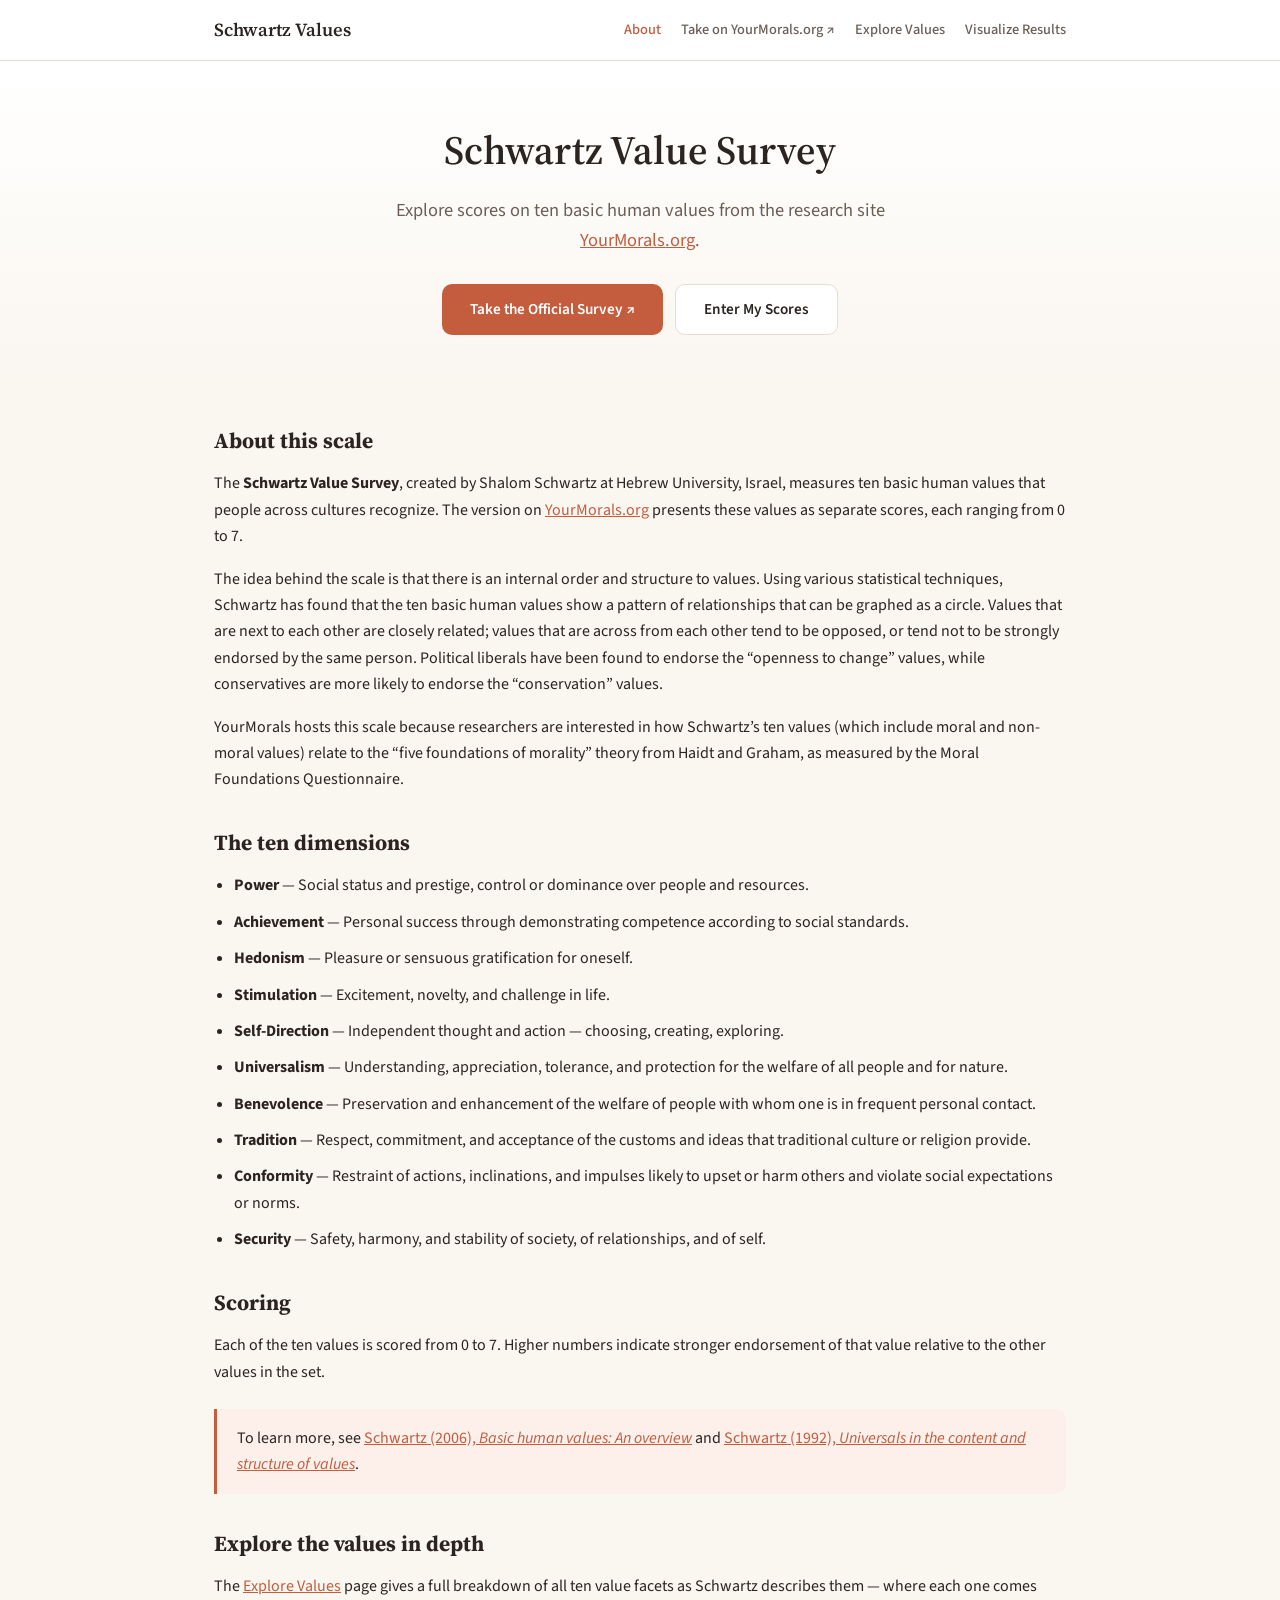
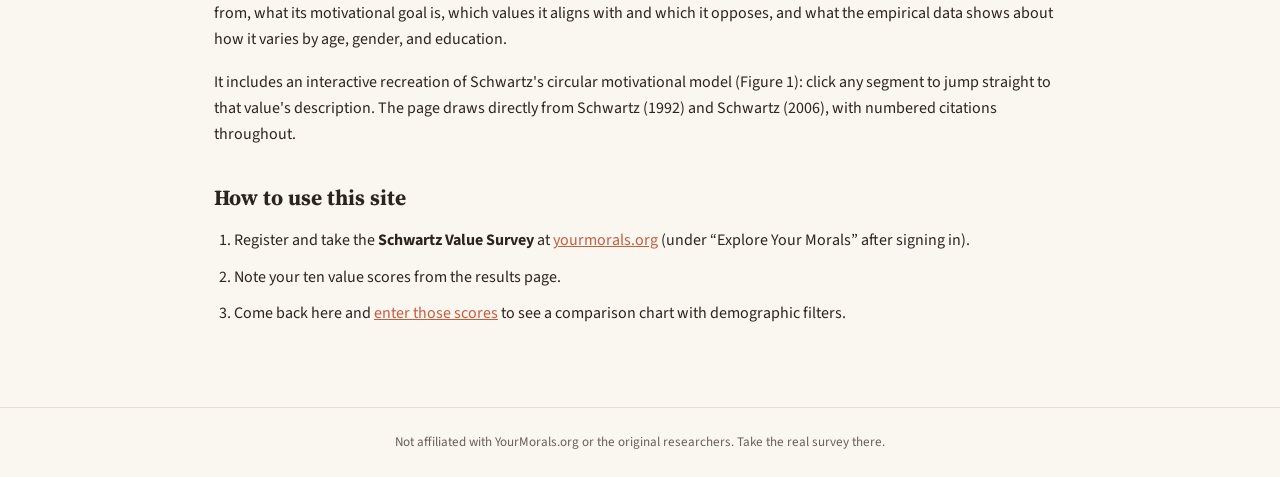
<file: index.html>
<!DOCTYPE html>
<html lang="en">
<head>
  <meta charset="UTF-8" />
  <meta name="viewport" content="width=device-width, initial-scale=1.0" />
  <title>Schwartz Value Survey — Values Visualization</title>
  <meta name="description" content="Visualize Schwartz value scores from YourMorals.org across ten basic human values. Explore demographic comparisons, group averages, and interactive value profiles." />
  <meta name="author" content="Megan Judge" />
  <meta name="robots" content="index, follow" />
  <meta name="theme-color" content="#faf6f0" />
  <link rel="canonical" href="https://schwartz.jdge.cc/" />
  <link rel="alternate" href="https://schwartz.jdge.cc/" hreflang="en" />
  <meta property="og:type" content="website" />
  <meta property="og:locale" content="en_AU" />
  <meta property="og:site_name" content="Schwartz Values Visualization" />
  <meta property="og:title" content="Schwartz Value Survey — Interactive Visualization" />
  <meta property="og:description" content="Interactive visualization of Schwartz value scores using YourMorals.org data. Compare personal values with demographic group averages across ten basic human values." />
  <meta property="og:url" content="https://schwartz.jdge.cc/" />
  <meta property="og:image" content="https://schwartz.jdge.cc/images/icon.png" />
  <meta property="og:image:alt" content="Schwartz value survey visualization dashboard" />
  <meta name="twitter:card" content="summary_large_image" />
  <meta name="twitter:title" content="Schwartz Value Survey — Visualization" />
  <meta name="twitter:description" content="Explore Schwartz value scores and demographic comparisons using interactive charts based on YourMorals.org data." />
  <meta name="twitter:image" content="https://schwartz.jdge.cc/images/icon.png" />
  <meta name="twitter:image:alt" content="Schwartz value survey visualization dashboard" />
  <link rel="icon" type="image/png" href="/images/icon.png" />
  <link rel="stylesheet" href="styles.css" />
  <link rel="preconnect" href="https://fonts.googleapis.com" />
  <link rel="preconnect" href="https://fonts.gstatic.com" crossorigin />
  <link href="https://fonts.googleapis.com/css2?family=Source+Serif+4:ital,wght@0,400;0,600;1,400&family=Source+Sans+3:wght@400;500;600&display=swap" rel="stylesheet" />
  <script src="https://analytics.ahrefs.com/analytics.js" data-key="+0dJsEes5o7w9zOR6+fc0Q" async></script>
</head>
<body>
  <header class="site-header">
    <div class="container header-inner">
      <a href="index.html" class="logo">Schwartz Values</a>
      <nav class="nav">
        <a href="index.html" class="nav-link active">About</a>
        <a href="https://www.yourmorals.org/" class="nav-link" target="_blank" rel="noopener">Take on YourMorals.org ↗</a>
        <a href="values.html" class="nav-link">Explore Values</a>
        <a href="results.html" class="nav-link">Visualize Results</a>
      </nav>
    </div>
  </header>

  <main>
    <section class="hero">
      <div class="container">
        <h1>Schwartz Value Survey</h1>
        <p class="lead">Explore scores on ten basic human values from the research site <a href="https://www.yourmorals.org/" target="_blank" rel="noopener">YourMorals.org</a>.</p>
        <div class="hero-actions">
          <a href="https://www.yourmorals.org/" class="btn btn-primary" target="_blank" rel="noopener">Take the Official Survey ↗</a>
          <a href="results.html" class="btn btn-secondary">Enter My Scores</a>
        </div>
      </div>
    </section>

    <section class="content-section">
      <div class="container prose">
        <h2>About this scale</h2>
        <p>
          The <strong>Schwartz Value Survey</strong>, created by Shalom Schwartz at Hebrew University, Israel,
          measures ten basic human values that people across cultures recognize. The version on
          <a href="https://www.yourmorals.org/" target="_blank" rel="noopener">YourMorals.org</a>
          presents these values as separate scores, each ranging from 0 to 7.
        </p>
        <p>
          The idea behind the scale is that there is an internal order and structure to values.
          Using various statistical techniques, Schwartz has found that the ten basic human values
          show a pattern of relationships that can be graphed as a circle. Values that are next to
          each other are closely related; values that are across from each other tend to be opposed,
          or tend not to be strongly endorsed by the same person. Political liberals have been found
          to endorse the &ldquo;openness to change&rdquo; values, while conservatives are more likely
          to endorse the &ldquo;conservation&rdquo; values.
        </p>
        <p>
          YourMorals hosts this scale because researchers are interested in how Schwartz&rsquo;s ten
          values (which include moral and non-moral values) relate to the &ldquo;five foundations of
          morality&rdquo; theory from Haidt and Graham, as measured by the Moral Foundations
          Questionnaire.
        </p>

        <h2>The ten dimensions</h2>
        <ul class="dimension-definitions">
          <li><strong>Power</strong> — Social status and prestige, control or dominance over people and resources.</li>
          <li><strong>Achievement</strong> — Personal success through demonstrating competence according to social standards.</li>
          <li><strong>Hedonism</strong> — Pleasure or sensuous gratification for oneself.</li>
          <li><strong>Stimulation</strong> — Excitement, novelty, and challenge in life.</li>
          <li><strong>Self-Direction</strong> — Independent thought and action — choosing, creating, exploring.</li>
          <li><strong>Universalism</strong> — Understanding, appreciation, tolerance, and protection for the welfare of all people and for nature.</li>
          <li><strong>Benevolence</strong> — Preservation and enhancement of the welfare of people with whom one is in frequent personal contact.</li>
          <li><strong>Tradition</strong> — Respect, commitment, and acceptance of the customs and ideas that traditional culture or religion provide.</li>
          <li><strong>Conformity</strong> — Restraint of actions, inclinations, and impulses likely to upset or harm others and violate social expectations or norms.</li>
          <li><strong>Security</strong> — Safety, harmony, and stability of society, of relationships, and of self.</li>
        </ul>

        <h2>Scoring</h2>
        <p>
          Each of the ten values is scored from 0 to 7. Higher numbers indicate stronger endorsement
          of that value relative to the other values in the set.
        </p>

        <div class="callout">
          <p>
            To learn more, see
            <a href="https://web.archive.org/web/20210414170821/https://www.yourmorals.org/schwartz.2006.basic%20human%20values.pdf" target="_blank" rel="noopener">Schwartz (2006), <em>Basic human values: An overview</em></a>
            and
            <a href="https://citeseerx.ist.psu.edu/document?repid=rep1&type=pdf&doi=dc49e27d0ed890cd3ed2e80ca0b0107207f12a64" target="_blank" rel="noopener">Schwartz (1992), <em>Universals in the content and structure of values</em></a>.
          </p>
        </div>

        <h2>Explore the values in depth</h2>
        <p>
          The <a href="values.html">Explore Values</a> page gives a full breakdown of all ten value
          facets as Schwartz describes them — where each one comes from, what its motivational goal
          is, which values it aligns with and which it opposes, and what the empirical data shows
          about how it varies by age, gender, and education.
        </p>
        <p>
          It includes an interactive recreation of Schwartz's circular motivational model (Figure 1):
          click any segment to jump straight to that value's description. The page draws directly
          from Schwartz (1992) and Schwartz (2006), with numbered citations throughout.
        </p>

        <h2>How to use this site</h2>
        <ol class="steps-list">
          <li>Register and take the <strong>Schwartz Value Survey</strong> at <a href="https://www.yourmorals.org/" target="_blank" rel="noopener">yourmorals.org</a> (under &ldquo;Explore Your Morals&rdquo; after signing in).</li>
          <li>Note your ten value scores from the results page.</li>
          <li>Come back here and <a href="results.html">enter those scores</a> to see a comparison chart with demographic filters.</li>
        </ol>
      </div>
    </section>
  </main>

  <footer class="site-footer">
    <div class="container">
      <p>Not affiliated with YourMorals.org or the original researchers. Take the real survey there.</p>
    </div>
  </footer>
</body>
</html>
</file>
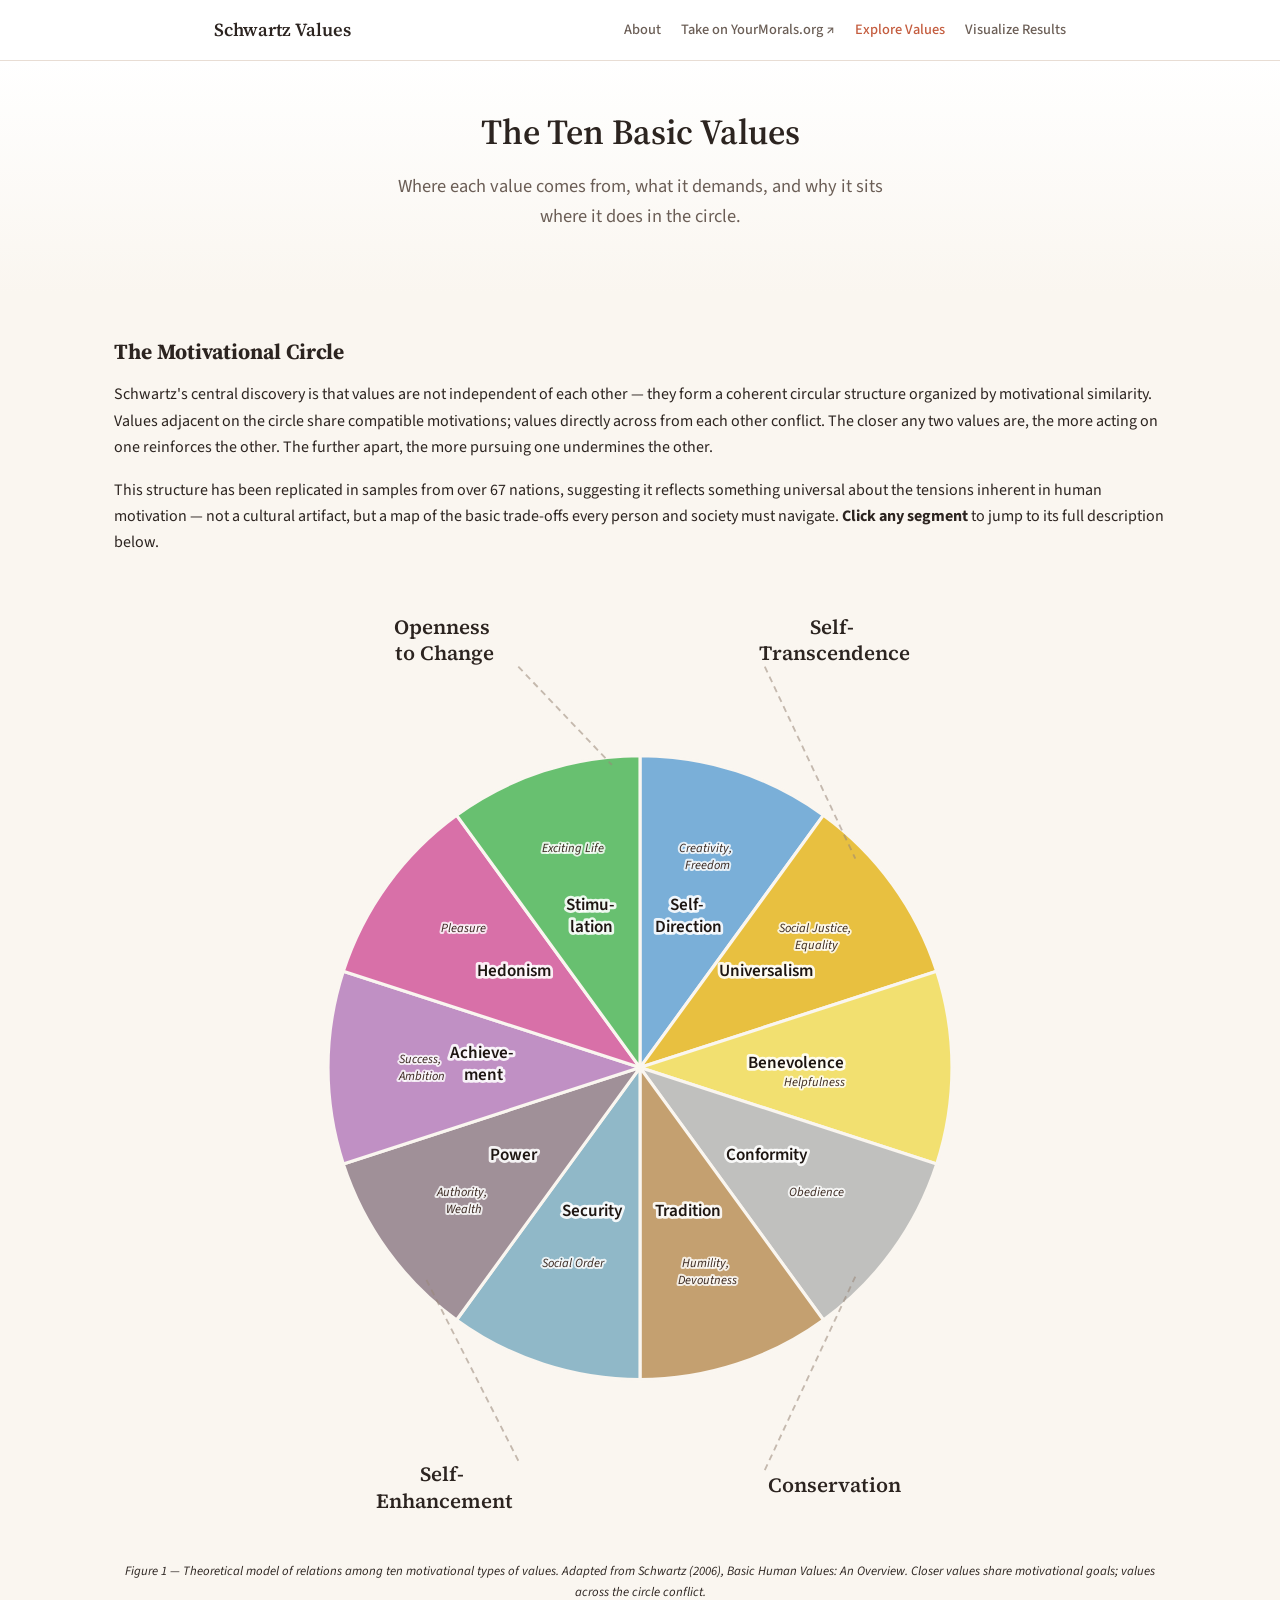
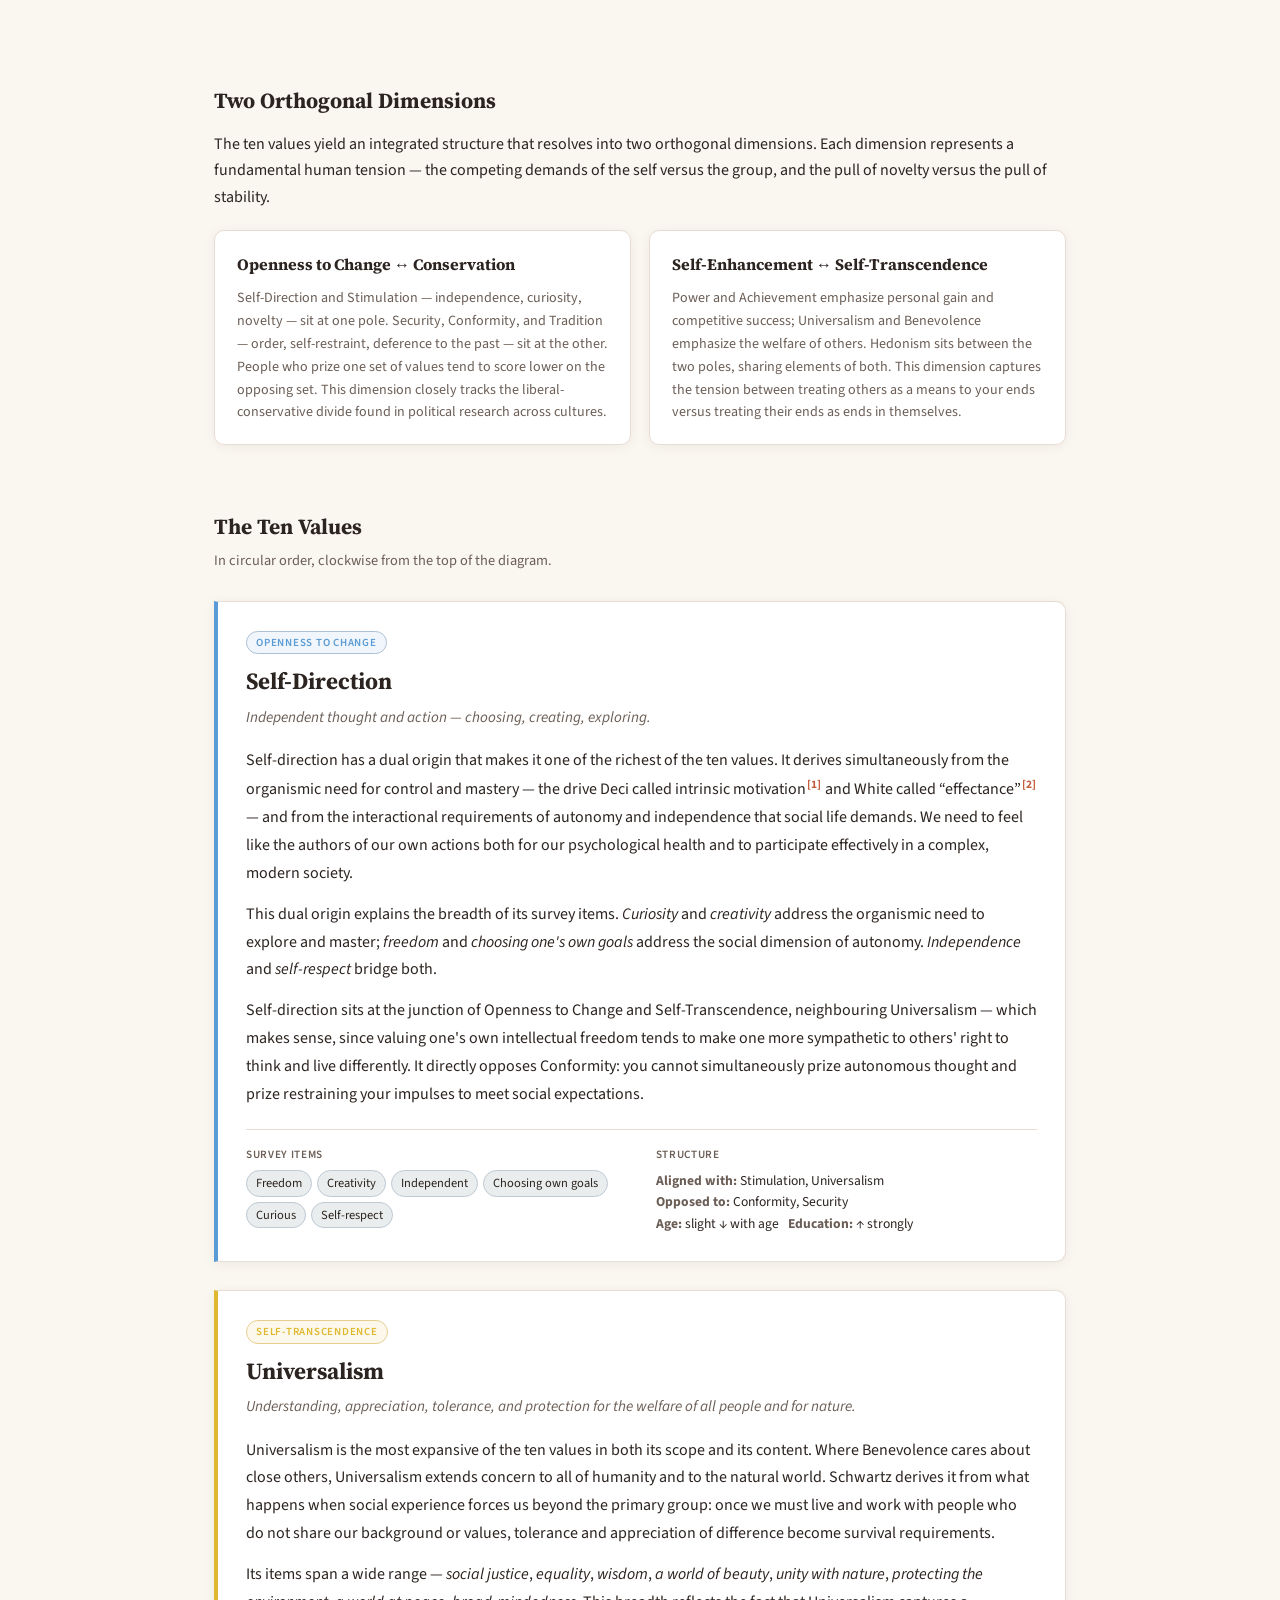
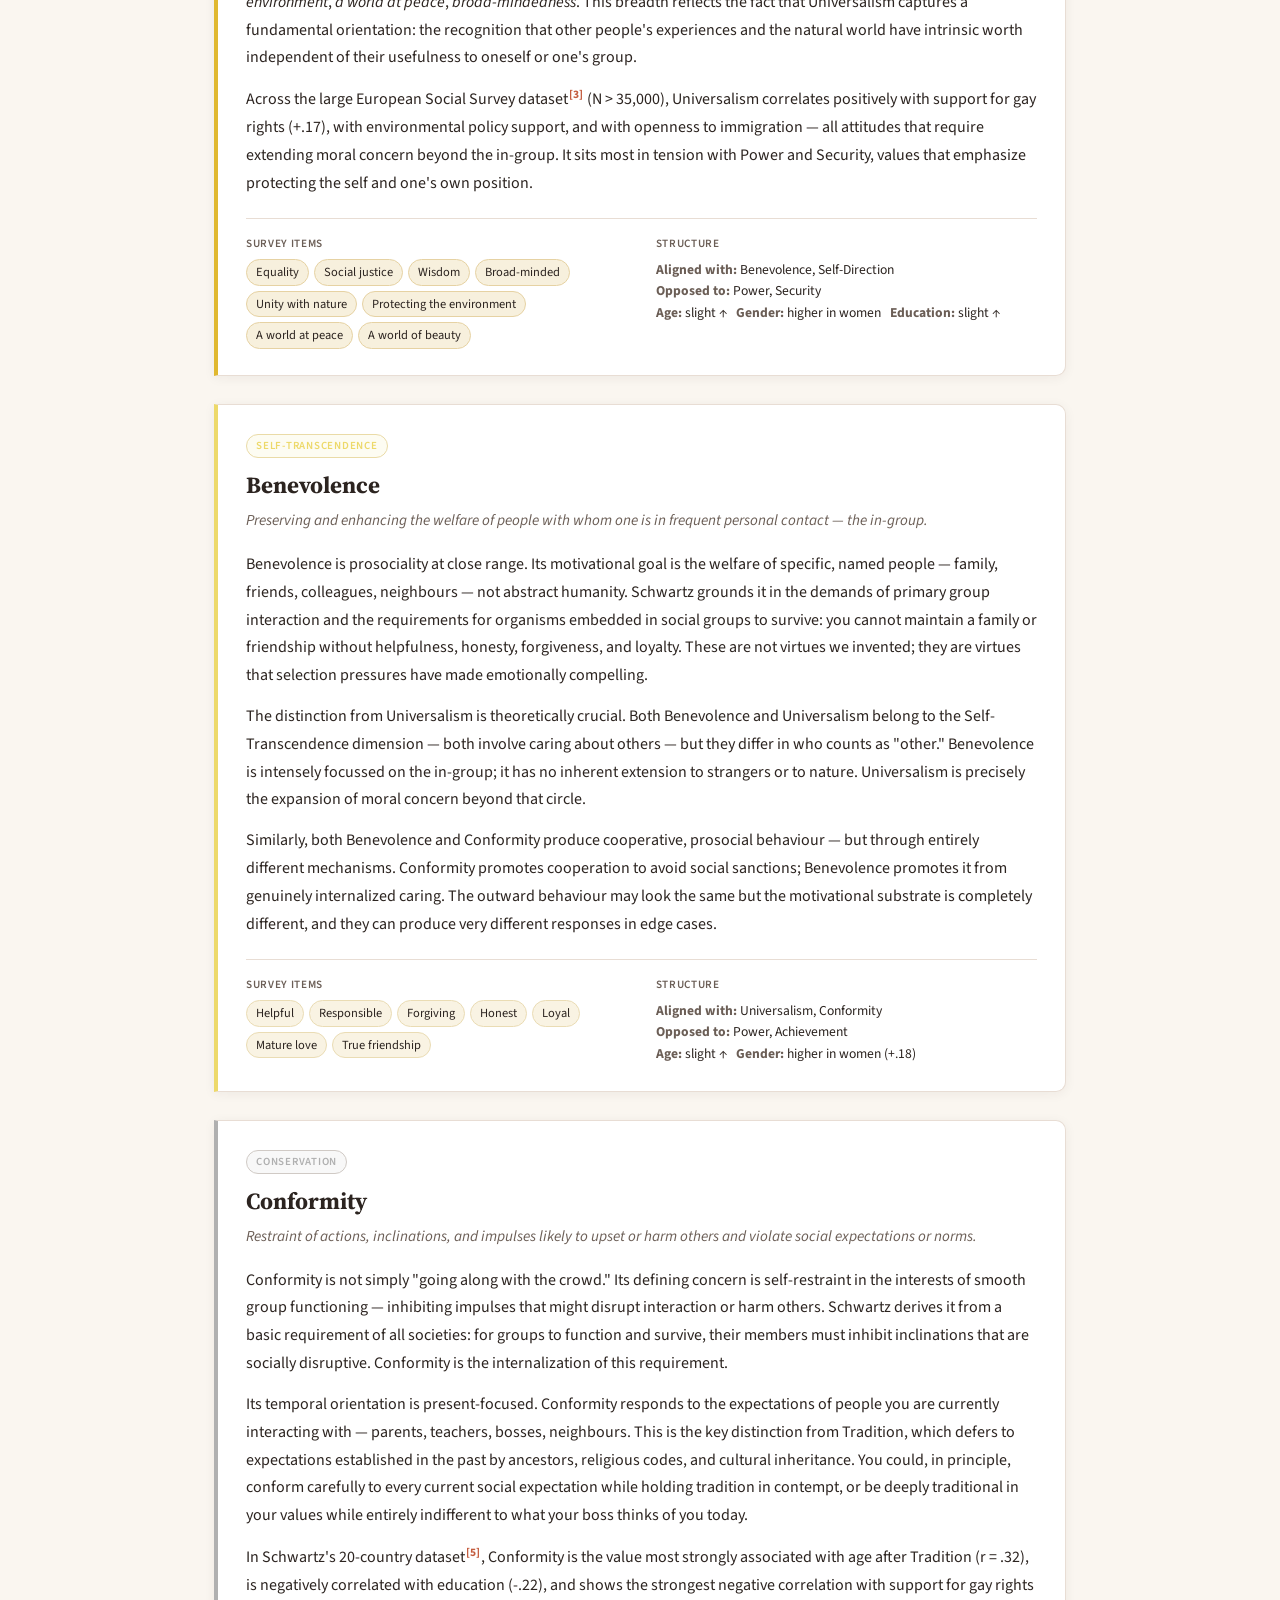
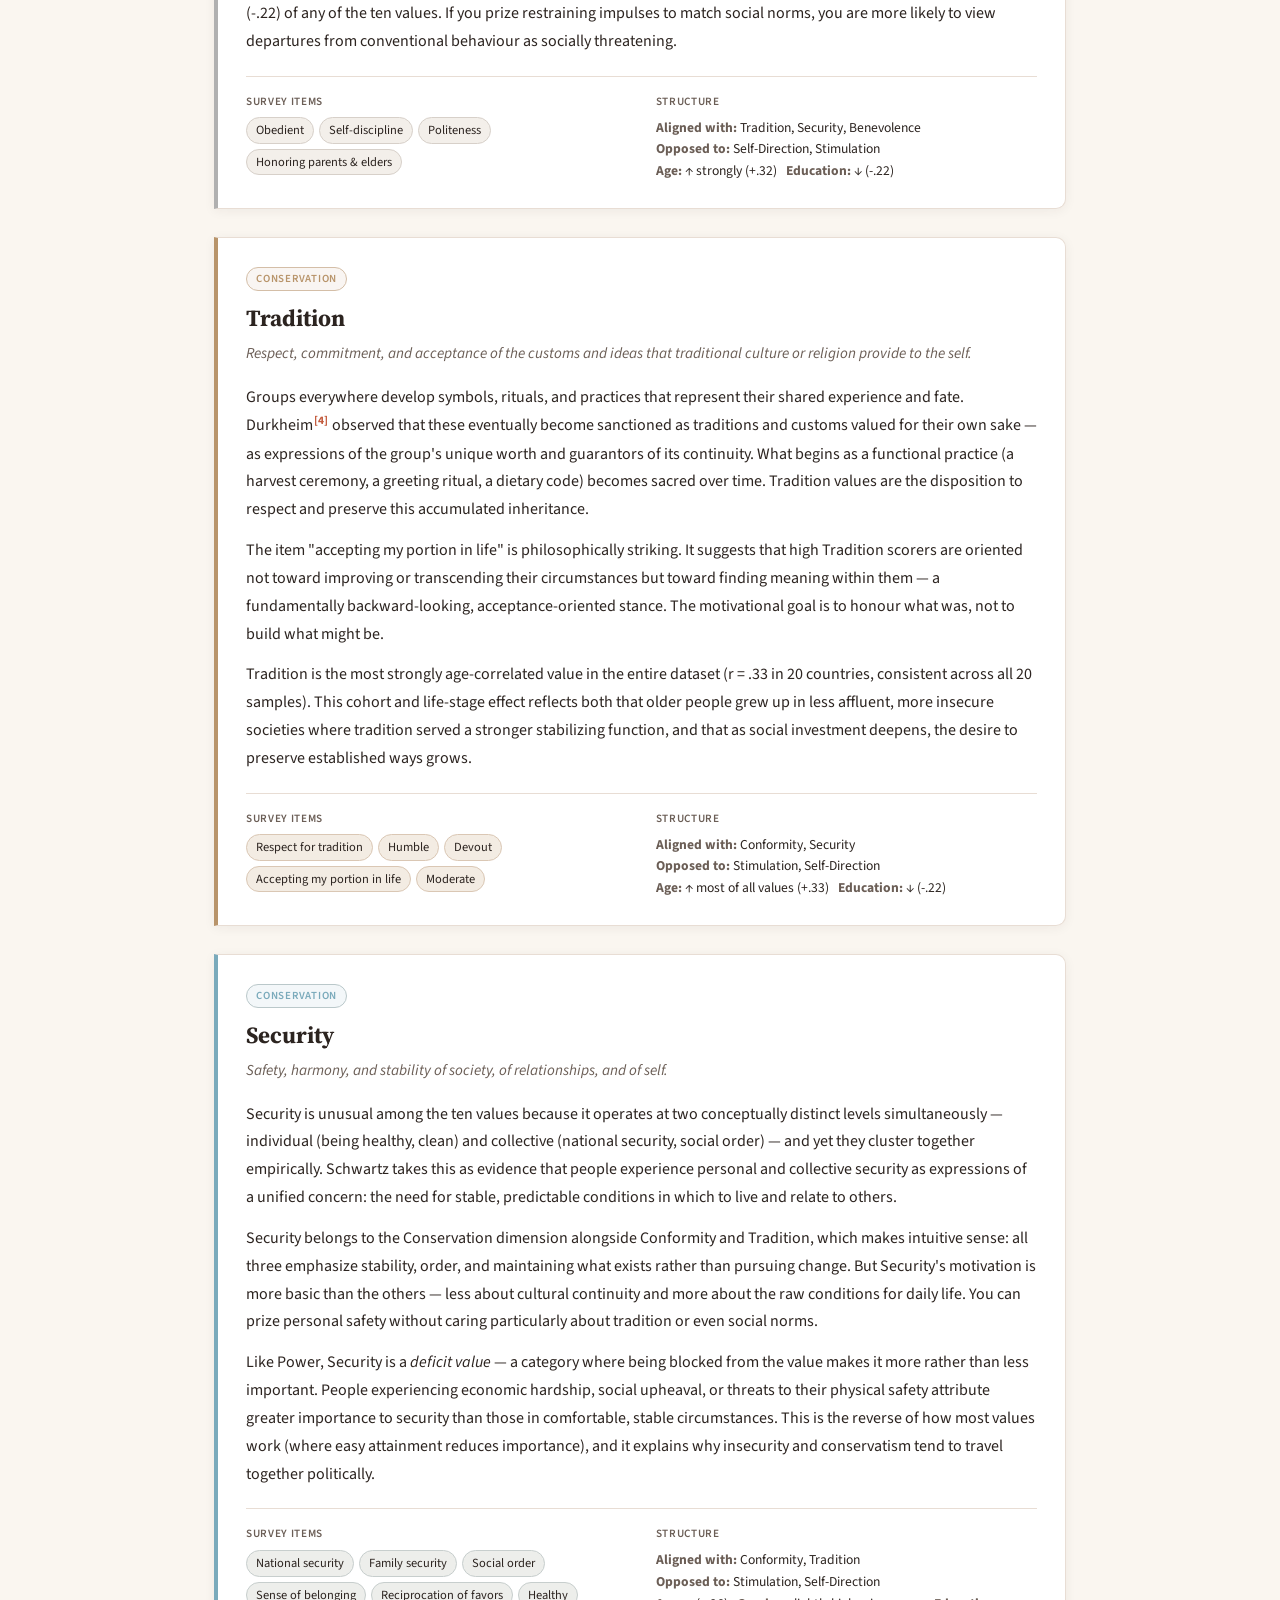
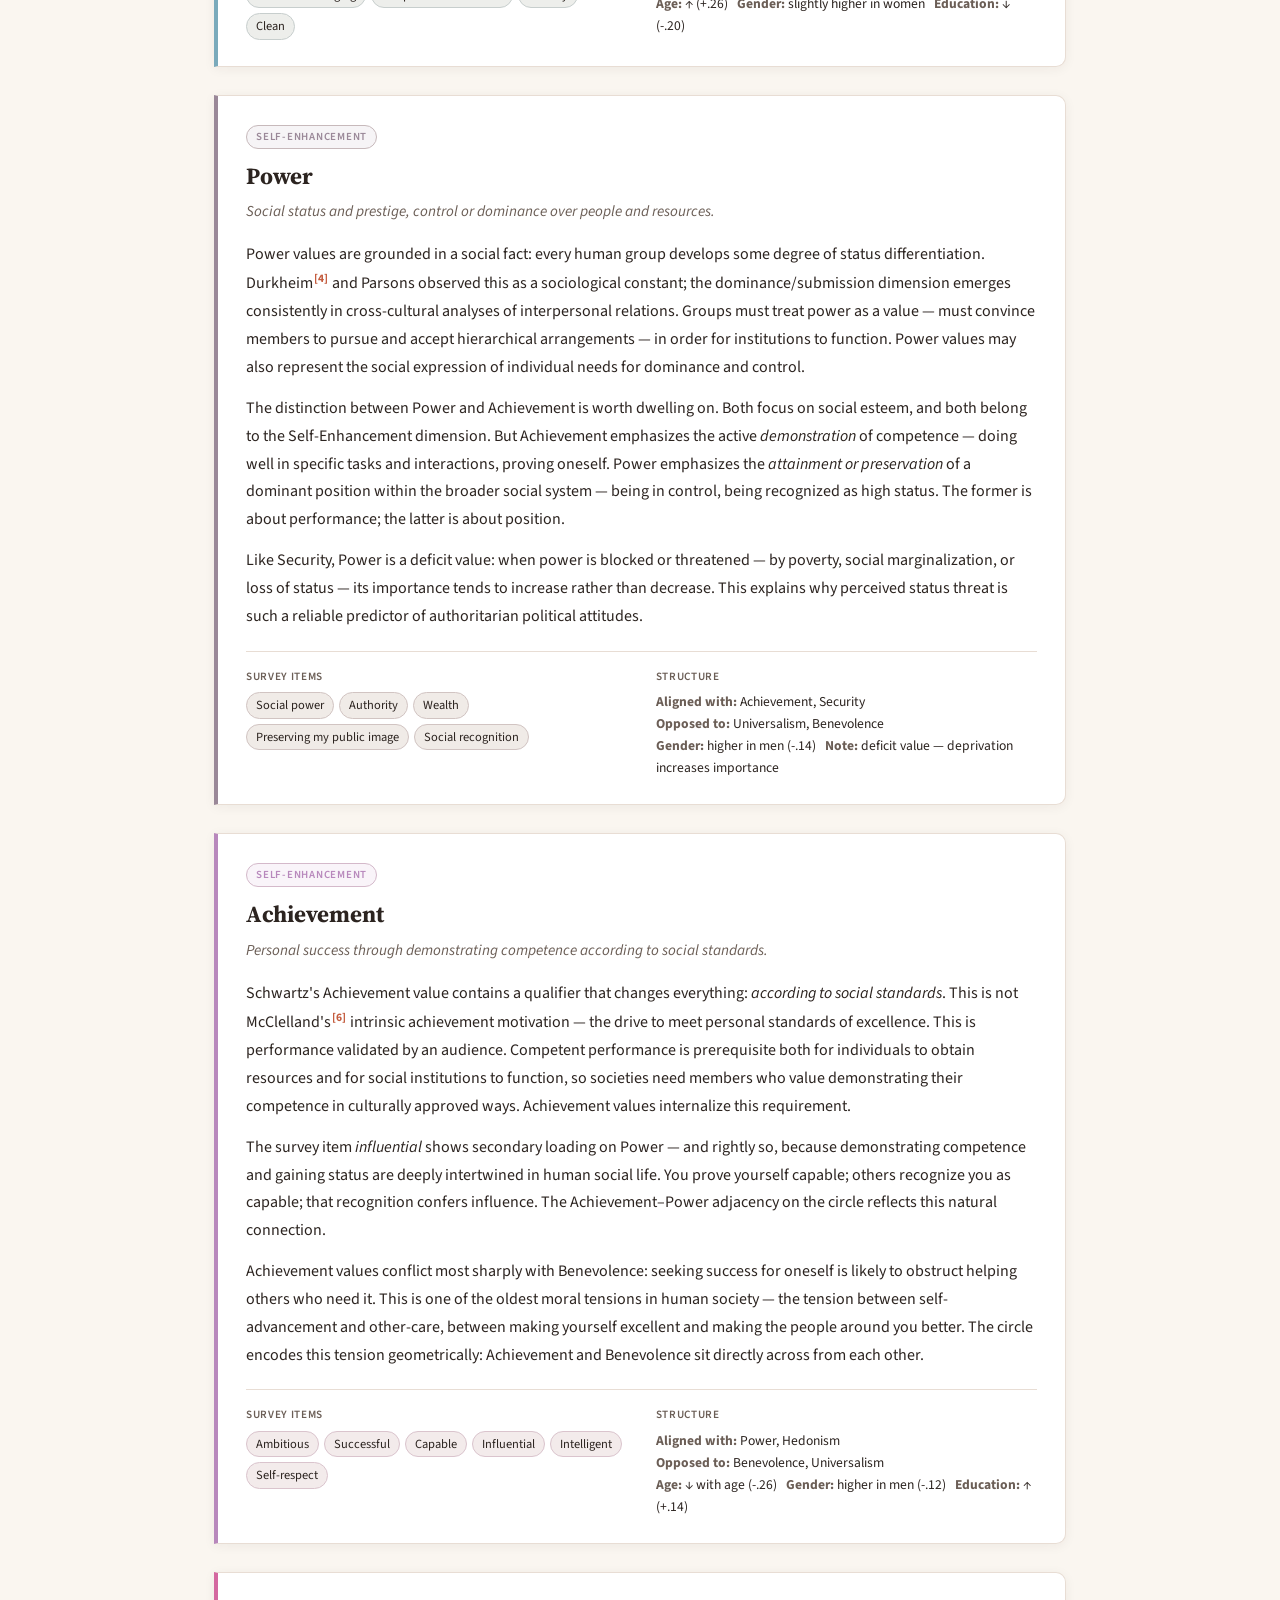
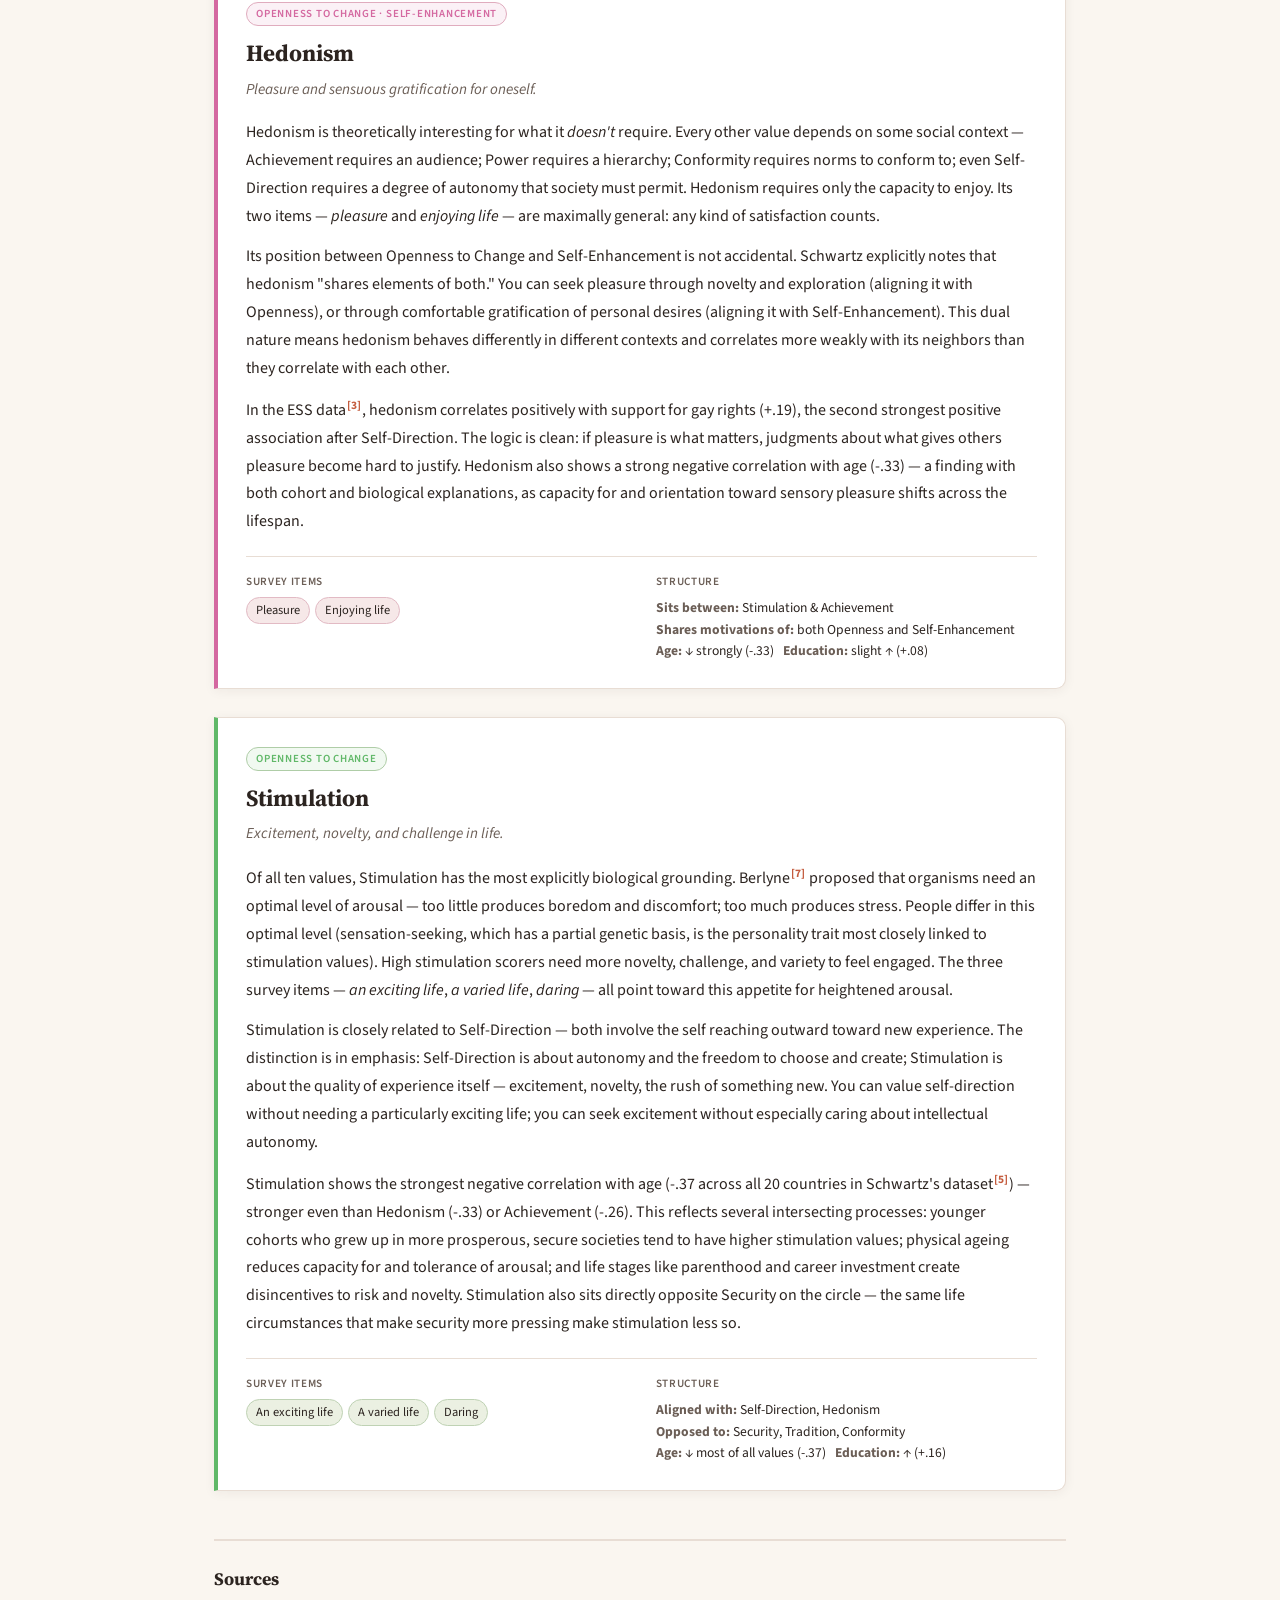
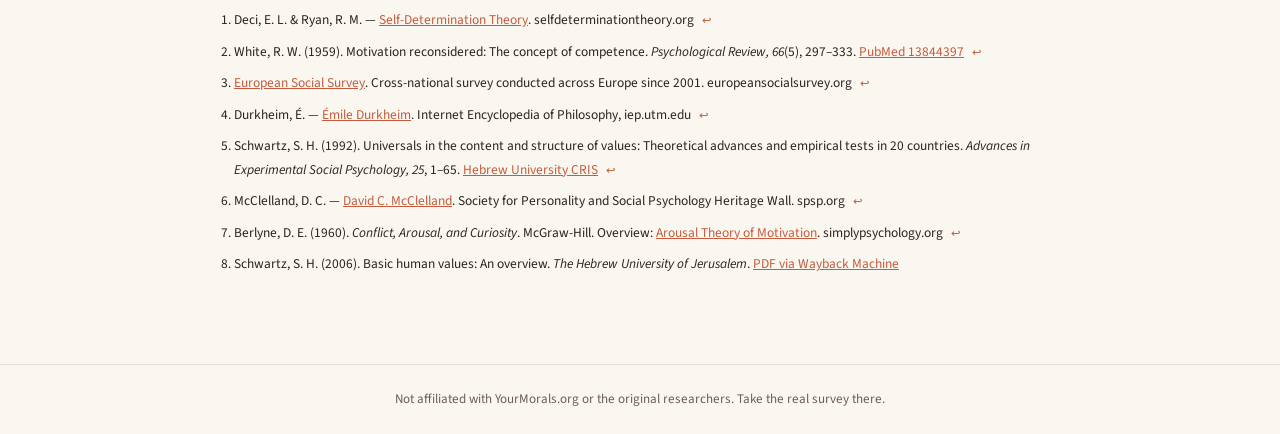
<file: values.html>
<!DOCTYPE html>
<html lang="en">
<head>
  <meta charset="UTF-8" />
  <meta name="viewport" content="width=device-width, initial-scale=1.0" />
  <title>The Ten Values — Schwartz Values</title>
  <meta name="description" content="An in-depth exploration of Schwartz's ten basic human values: their origins, motivational goals, tensions, and real-world correlates." />
  <meta name="author" content="Megan Judge" />
  <meta name="robots" content="index, follow" />
  <meta name="theme-color" content="#faf6f0" />
  <meta property="og:url" content="https://schwartz.jdge.cc/values.html" />
  <meta property="og:image" content="https://schwartz.jdge.cc/images/icon.png" />
  <meta property="og:type" content="website" />
  <meta property="og:locale" content="en_AU" />
  <meta property="og:title" content="The Ten Values — Schwartz Values" />
  <meta property="og:description" content="A deep dive into the ten basic human values: where they come from, what they mean, and how they shape behaviour." />
  <link rel="icon" type="image/png" href="/images/icon.png" />
  <link rel="canonical" href="https://schwartz.jdge.cc/values.html" />
  <link rel="preconnect" href="https://fonts.googleapis.com" />
  <link rel="preconnect" href="https://fonts.gstatic.com" crossorigin />
  <link href="https://fonts.googleapis.com/css2?family=Source+Serif+4:ital,wght@0,400;0,600;1,400&family=Source+Sans+3:wght@400;500;600&display=swap" rel="stylesheet" />
  <link rel="stylesheet" href="styles.css" />
  <style>
    :root {
      --c-sd: #5b9bd5;
      --c-un: #e0b830;
      --c-bn: #edd96a;
      --c-cf: #b0b0b0;
      --c-tr: #b8946a;
      --c-sc: #7aaabb;
      --c-pw: #9a8898;
      --c-ac: #b888bc;
      --c-hd: #d468a0;
      --c-st: #60b868;
    }
  </style>
</head>
<body>
  <header class="site-header">
    <div class="container header-inner">
      <a href="index.html" class="logo">Schwartz Values</a>
      <nav class="nav">
        <a href="index.html" class="nav-link">About</a>
        <a href="https://www.yourmorals.org/" class="nav-link" target="_blank" rel="noopener">Take on YourMorals.org ↗</a>
        <a href="values.html" class="nav-link active">Explore Values</a>
        <a href="results.html" class="nav-link">Visualize Results</a>
      </nav>
    </div>
  </header>

  <main>
    <section class="hero hero-slim">
      <div class="container">
        <h1>The Ten Basic Values</h1>
        <p class="lead">Where each value comes from, what it demands, and why it sits where it does in the circle.</p>
      </div>
    </section>

    <!-- The Circular Model -->
    <section class="content-section">
      <div class="container-wide prose">
        <h2>The Motivational Circle</h2>
        <p>
          Schwartz's central discovery is that values are not independent of each other — they form a
          coherent circular structure organized by motivational similarity. Values adjacent on the circle
          share compatible motivations; values directly across from each other conflict. The closer any two
          values are, the more acting on one reinforces the other. The further apart, the more pursuing one
          undermines the other.
        </p>
        <p>
          This structure has been replicated in samples from over 67 nations, suggesting it reflects
          something universal about the tensions inherent in human motivation — not a cultural artifact, but
          a map of the basic trade-offs every person and society must navigate.
          <strong>Click any segment</strong> to jump to its full description below.
        </p>

        <div class="schwartz-diagram-wrap">
          <!-- SVG recreation of Schwartz Figure 1 (2006) -->
          <svg viewBox="0 0 500 620" xmlns="http://www.w3.org/2000/svg"
               class="schwartz-diagram" role="img"
               aria-label="Circular model of ten motivational types of values by Schwartz">

            <!-- ── Wedges — center (250,310) radius 200 ── -->
            <path class="wedge" data-value="self-direction"
                  d="M 250,310 L 250,110 A 200,200 0 0 1 367.6,148.2 Z"
                  fill="#7aafd8" stroke="#faf6f0" stroke-width="2"/>
            <path class="wedge" data-value="universalism"
                  d="M 250,310 L 367.6,148.2 A 200,200 0 0 1 440.2,248.2 Z"
                  fill="#e8c040" stroke="#faf6f0" stroke-width="2"/>
            <path class="wedge" data-value="benevolence"
                  d="M 250,310 L 440.2,248.2 A 200,200 0 0 1 440.2,371.8 Z"
                  fill="#f2e070" stroke="#faf6f0" stroke-width="2"/>
            <path class="wedge" data-value="conformity"
                  d="M 250,310 L 440.2,371.8 A 200,200 0 0 1 367.6,471.8 Z"
                  fill="#c0c0be" stroke="#faf6f0" stroke-width="2"/>
            <path class="wedge" data-value="tradition"
                  d="M 250,310 L 367.6,471.8 A 200,200 0 0 1 250,510 Z"
                  fill="#c4a070" stroke="#faf6f0" stroke-width="2"/>
            <path class="wedge" data-value="security"
                  d="M 250,310 L 250,510 A 200,200 0 0 1 132.4,471.8 Z"
                  fill="#90b8c8" stroke="#faf6f0" stroke-width="2"/>
            <path class="wedge" data-value="power"
                  d="M 250,310 L 132.4,471.8 A 200,200 0 0 1 59.8,371.8 Z"
                  fill="#a09098" stroke="#faf6f0" stroke-width="2"/>
            <path class="wedge" data-value="achievement"
                  d="M 250,310 L 59.8,371.8 A 200,200 0 0 1 59.8,248.2 Z"
                  fill="#c090c4" stroke="#faf6f0" stroke-width="2"/>
            <path class="wedge" data-value="hedonism"
                  d="M 250,310 L 59.8,248.2 A 200,200 0 0 1 132.4,148.2 Z"
                  fill="#d870a8" stroke="#faf6f0" stroke-width="2"/>
            <path class="wedge" data-value="stimulation"
                  d="M 250,310 L 132.4,148.2 A 200,200 0 0 1 250,110 Z"
                  fill="#68c070" stroke="#faf6f0" stroke-width="2"/>

            <!-- ── Value name labels (radius 100) ── -->
            <g font-family="'Source Sans 3',system-ui,sans-serif" font-size="11"
               font-weight="600" text-anchor="middle" fill="#1e1612"
               paint-order="stroke" stroke="rgba(255,255,255,0.88)"
               stroke-width="3.5" stroke-linejoin="round" pointer-events="none">
              <text x="281" y="215">
                <tspan x="281" dy="-6">Self-</tspan>
                <tspan x="281" dy="14">Direction</tspan>
              </text>
              <text x="331" y="251">Universalism</text>
              <text x="350" y="310">Benevolence</text>
              <text x="331" y="369">Conformity</text>
              <text x="281" y="405">Tradition</text>
              <text x="219" y="405">Security</text>
              <text x="169" y="369">Power</text>
              <text x="150" y="310">
                <tspan x="150" dy="-6">Achieve-</tspan>
                <tspan x="150" dy="14">ment</tspan>
              </text>
              <text x="169" y="251">Hedonism</text>
              <text x="219" y="215">
                <tspan x="219" dy="-6">Stimu-</tspan>
                <tspan x="219" dy="14">lation</tspan>
              </text>
            </g>

            <!-- ── Sub-labels (radius ~140) ── -->
            <g font-family="'Source Sans 3',system-ui,sans-serif" font-size="8"
               font-style="italic" text-anchor="middle" fill="#3a2820"
               paint-order="stroke" stroke="rgba(255,255,255,0.8)"
               stroke-width="2.5" stroke-linejoin="round" pointer-events="none">
              <text x="293" y="172">
                <tspan x="293" dy="0">Creativity,</tspan>
                <tspan x="293" dy="11">Freedom</tspan>
              </text>
              <text x="363" y="223">
                <tspan x="363" dy="0">Social Justice,</tspan>
                <tspan x="363" dy="11">Equality</tspan>
              </text>
              <text x="362" y="322">Helpfulness</text>
              <text x="363" y="392">Obedience</text>
              <text x="293" y="438">
                <tspan x="293" dy="0">Humility,</tspan>
                <tspan x="293" dy="11">Devoutness</tspan>
              </text>
              <text x="207" y="438">Social Order</text>
              <text x="137" y="392">
                <tspan x="137" dy="0">Authority,</tspan>
                <tspan x="137" dy="11">Wealth</tspan>
              </text>
              <text x="110" y="307">
                <tspan x="110" dy="0">Success,</tspan>
                <tspan x="110" dy="11">Ambition</tspan>
              </text>
              <text x="137" y="223">Pleasure</text>
              <text x="207" y="172">Exciting Life</text>
            </g>

            <!-- ── Dimension labels — above and below the circle ── -->
            <g font-family="'Source Serif 4',Georgia,serif" font-weight="600"
               font-size="13" fill="#2c2420" text-anchor="middle">
              <text x="125" y="32">
                <tspan x="125" dy="0">Openness</tspan>
                <tspan x="125" dy="17">to Change</tspan>
              </text>
              <text x="375" y="32">
                <tspan x="375" dy="0">Self-</tspan>
                <tspan x="375" dy="17">Transcendence</tspan>
              </text>
              <text x="375" y="582">Conservation</text>
              <text x="125" y="575">
                <tspan x="125" dy="0">Self-</tspan>
                <tspan x="125" dy="17">Enhancement</tspan>
              </text>
            </g>

            <!-- ── Connector lines from dimension labels to arcs ── -->
            <g stroke="#9a8878" stroke-width="1.2" fill="none" stroke-dasharray="4 3" opacity="0.55">
              <line x1="172" y1="53" x2="232" y2="116"/>
              <line x1="330" y1="53" x2="388" y2="176"/>
              <line x1="330" y1="568" x2="388" y2="444"/>
              <line x1="172" y1="562" x2="112" y2="444"/>
            </g>
          </svg>
        </div>

        <p class="diagram-caption">
          Figure 1 — Theoretical model of relations among ten motivational types of values.
          Adapted from Schwartz (2006), <em>Basic Human Values: An Overview</em>.
          Closer values share motivational goals; values across the circle conflict.
        </p>
      </div>
    </section>

    <!-- Two Orthogonal Dimensions -->
    <section class="content-section" style="padding-top:0;">
      <div class="container prose">
        <h2>Two Orthogonal Dimensions</h2>
        <p>
          The ten values yield an integrated structure that resolves into two orthogonal dimensions.
          Each dimension represents a fundamental human tension — the competing demands of the self
          versus the group, and the pull of novelty versus the pull of stability.
        </p>

        <div class="dimensions-grid">
          <div class="dimension-card">
            <h3>Openness to Change &harr; Conservation</h3>
            <p>
              Self-Direction and Stimulation — independence, curiosity, novelty — sit at one pole.
              Security, Conformity, and Tradition — order, self-restraint, deference to the past — sit at
              the other. People who prize one set of values tend to score lower on the opposing set.
              This dimension closely tracks the liberal-conservative divide found in political research
              across cultures.
            </p>
          </div>
          <div class="dimension-card">
            <h3>Self-Enhancement &harr; Self-Transcendence</h3>
            <p>
              Power and Achievement emphasize personal gain and competitive success; Universalism and
              Benevolence emphasize the welfare of others. Hedonism sits between the two poles, sharing
              elements of both. This dimension captures the tension between treating others as a means
              to your ends versus treating their ends as ends in themselves.
            </p>
          </div>
        </div>
      </div>
    </section>

    <!-- The Ten Values -->
    <section class="content-section" style="padding-top:0; padding-bottom: 80px;">
      <div class="container">
        <h2 class="prose" style="font-family:'Source Serif 4',Georgia,serif; font-size:1.35rem; margin-bottom:4px;">The Ten Values</h2>
        <p style="color:var(--muted); font-size:0.9rem; margin-bottom:0;">In circular order, clockwise from the top of the diagram.</p>

        <div class="values-list">

          <!-- ── 1. Self-Direction ── -->
          <article class="value-card" id="self-direction" data-value="self-direction"
                   style="--vc: var(--c-sd)">
            <div>
              <span class="value-quadrant-tag">Openness to Change</span>
              <h2>Self-Direction</h2>
              <p class="value-goal">Independent thought and action — choosing, creating, exploring.</p>
            </div>
            <div class="value-body">
              <p>
                Self-direction has a dual origin that makes it one of the richest of the ten values.
                It derives simultaneously from the organismic need for control and mastery — the
                drive Deci called intrinsic motivation<a href="#ref-1" class="ref-link" id="cite-1">[1]</a> and White called &#8220;effectance&#8221;<a href="#ref-2" class="ref-link" id="cite-2">[2]</a> — and from the
                interactional requirements of autonomy and independence that social life demands.
                We need to feel like the authors of our own actions both for our psychological
                health and to participate effectively in a complex, modern society.
              </p>
              <p>
                This dual origin explains the breadth of its survey items. <em>Curiosity</em> and
                <em>creativity</em> address the organismic need to explore and master; <em>freedom</em>
                and <em>choosing one's own goals</em> address the social dimension of autonomy.
                <em>Independence</em> and <em>self-respect</em> bridge both.
              </p>
              <p>
                Self-direction sits at the junction of Openness to Change and Self-Transcendence,
                neighbouring Universalism — which makes sense, since valuing one's own intellectual
                freedom tends to make one more sympathetic to others' right to think and live
                differently. It directly opposes Conformity: you cannot simultaneously prize
                autonomous thought and prize restraining your impulses to meet social expectations.
              </p>
            </div>
            <div class="value-meta">
              <div>
                <span class="value-meta-label">Survey items</span>
                <div class="value-items">
                  <span class="value-item-chip">Freedom</span>
                  <span class="value-item-chip">Creativity</span>
                  <span class="value-item-chip">Independent</span>
                  <span class="value-item-chip">Choosing own goals</span>
                  <span class="value-item-chip">Curious</span>
                  <span class="value-item-chip">Self-respect</span>
                </div>
              </div>
              <div class="value-tensions">
                <span class="value-meta-label">Structure</span>
                <strong>Aligned with:</strong> Stimulation, Universalism<br>
                <strong>Opposed to:</strong> Conformity, Security<br>
                <strong>Age:</strong> slight ↓ with age &nbsp;
                <strong>Education:</strong> ↑ strongly
              </div>
            </div>
          </article>

          <!-- ── 2. Universalism ── -->
          <article class="value-card" id="universalism" data-value="universalism"
                   style="--vc: var(--c-un)">
            <div>
              <span class="value-quadrant-tag">Self-Transcendence</span>
              <h2>Universalism</h2>
              <p class="value-goal">Understanding, appreciation, tolerance, and protection for the welfare of all people and for nature.</p>
            </div>
            <div class="value-body">
              <p>
                Universalism is the most expansive of the ten values in both its scope and its
                content. Where Benevolence cares about close others, Universalism extends concern
                to all of humanity and to the natural world. Schwartz derives it from what happens
                when social experience forces us beyond the primary group: once we must live and
                work with people who do not share our background or values, tolerance and
                appreciation of difference become survival requirements.
              </p>
              <p>
                Its items span a wide range — <em>social justice</em>, <em>equality</em>,
                <em>wisdom</em>, <em>a world of beauty</em>, <em>unity with nature</em>,
                <em>protecting the environment</em>, <em>a world at peace</em>,
                <em>broad-mindedness</em>. This breadth reflects the fact that Universalism
                captures a fundamental orientation: the recognition that other people's experiences
                and the natural world have intrinsic worth independent of their usefulness to
                oneself or one's group.
              </p>
              <p>
                Across the large European Social Survey dataset<a href="#ref-3" class="ref-link" id="cite-3">[3]</a> (N&nbsp;>&nbsp;35,000), Universalism
                correlates positively with support for gay rights (+.17), with environmental policy
                support, and with openness to immigration — all attitudes that require extending
                moral concern beyond the in-group. It sits most in tension with Power and Security,
                values that emphasize protecting the self and one's own position.
              </p>
            </div>
            <div class="value-meta">
              <div>
                <span class="value-meta-label">Survey items</span>
                <div class="value-items">
                  <span class="value-item-chip">Equality</span>
                  <span class="value-item-chip">Social justice</span>
                  <span class="value-item-chip">Wisdom</span>
                  <span class="value-item-chip">Broad-minded</span>
                  <span class="value-item-chip">Unity with nature</span>
                  <span class="value-item-chip">Protecting the environment</span>
                  <span class="value-item-chip">A world at peace</span>
                  <span class="value-item-chip">A world of beauty</span>
                </div>
              </div>
              <div class="value-tensions">
                <span class="value-meta-label">Structure</span>
                <strong>Aligned with:</strong> Benevolence, Self-Direction<br>
                <strong>Opposed to:</strong> Power, Security<br>
                <strong>Age:</strong> slight ↑ &nbsp;
                <strong>Gender:</strong> higher in women &nbsp;
                <strong>Education:</strong> slight ↑
              </div>
            </div>
          </article>

          <!-- ── 3. Benevolence ── -->
          <article class="value-card" id="benevolence" data-value="benevolence"
                   style="--vc: var(--c-bn)">
            <div>
              <span class="value-quadrant-tag">Self-Transcendence</span>
              <h2>Benevolence</h2>
              <p class="value-goal">Preserving and enhancing the welfare of people with whom one is in frequent personal contact — the in-group.</p>
            </div>
            <div class="value-body">
              <p>
                Benevolence is prosociality at close range. Its motivational goal is the welfare
                of specific, named people — family, friends, colleagues, neighbours — not abstract
                humanity. Schwartz grounds it in the demands of primary group interaction and the
                requirements for organisms embedded in social groups to survive: you cannot
                maintain a family or friendship without helpfulness, honesty, forgiveness, and
                loyalty. These are not virtues we invented; they are virtues that selection pressures
                have made emotionally compelling.
              </p>
              <p>
                The distinction from Universalism is theoretically crucial. Both Benevolence and
                Universalism belong to the Self-Transcendence dimension — both involve caring about
                others — but they differ in who counts as "other." Benevolence is intensely
                focussed on the in-group; it has no inherent extension to strangers or to nature.
                Universalism is precisely the expansion of moral concern beyond that circle.
              </p>
              <p>
                Similarly, both Benevolence and Conformity produce cooperative, prosocial behaviour
                — but through entirely different mechanisms. Conformity promotes cooperation to
                avoid social sanctions; Benevolence promotes it from genuinely internalized caring.
                The outward behaviour may look the same but the motivational substrate is
                completely different, and they can produce very different responses in edge cases.
              </p>
            </div>
            <div class="value-meta">
              <div>
                <span class="value-meta-label">Survey items</span>
                <div class="value-items">
                  <span class="value-item-chip">Helpful</span>
                  <span class="value-item-chip">Responsible</span>
                  <span class="value-item-chip">Forgiving</span>
                  <span class="value-item-chip">Honest</span>
                  <span class="value-item-chip">Loyal</span>
                  <span class="value-item-chip">Mature love</span>
                  <span class="value-item-chip">True friendship</span>
                </div>
              </div>
              <div class="value-tensions">
                <span class="value-meta-label">Structure</span>
                <strong>Aligned with:</strong> Universalism, Conformity<br>
                <strong>Opposed to:</strong> Power, Achievement<br>
                <strong>Age:</strong> slight ↑ &nbsp;
                <strong>Gender:</strong> higher in women (+.18)
              </div>
            </div>
          </article>

          <!-- ── 4. Conformity ── -->
          <article class="value-card" id="conformity" data-value="conformity"
                   style="--vc: var(--c-cf)">
            <div>
              <span class="value-quadrant-tag">Conservation</span>
              <h2>Conformity</h2>
              <p class="value-goal">Restraint of actions, inclinations, and impulses likely to upset or harm others and violate social expectations or norms.</p>
            </div>
            <div class="value-body">
              <p>
                Conformity is not simply "going along with the crowd." Its defining concern is
                self-restraint in the interests of smooth group functioning — inhibiting impulses
                that might disrupt interaction or harm others. Schwartz derives it from a basic
                requirement of all societies: for groups to function and survive, their members
                must inhibit inclinations that are socially disruptive. Conformity is the
                internalization of this requirement.
              </p>
              <p>
                Its temporal orientation is present-focused. Conformity responds to the expectations
                of people you are currently interacting with — parents, teachers, bosses, neighbours.
                This is the key distinction from Tradition, which defers to expectations established
                in the past by ancestors, religious codes, and cultural inheritance. You could, in
                principle, conform carefully to every current social expectation while holding
                tradition in contempt, or be deeply traditional in your values while entirely
                indifferent to what your boss thinks of you today.
              </p>
              <p>
                In Schwartz's 20-country dataset<a href="#ref-5" class="ref-link" id="cite-5">[5]</a>, Conformity is the value most strongly associated
                with age after Tradition (r&nbsp;=&nbsp;.32), is negatively correlated with
                education (-.22), and shows the strongest negative correlation with support for gay
                rights (-.22) of any of the ten values. If you prize restraining impulses to match
                social norms, you are more likely to view departures from conventional behaviour as
                socially threatening.
              </p>
            </div>
            <div class="value-meta">
              <div>
                <span class="value-meta-label">Survey items</span>
                <div class="value-items">
                  <span class="value-item-chip">Obedient</span>
                  <span class="value-item-chip">Self-discipline</span>
                  <span class="value-item-chip">Politeness</span>
                  <span class="value-item-chip">Honoring parents &amp; elders</span>
                </div>
              </div>
              <div class="value-tensions">
                <span class="value-meta-label">Structure</span>
                <strong>Aligned with:</strong> Tradition, Security, Benevolence<br>
                <strong>Opposed to:</strong> Self-Direction, Stimulation<br>
                <strong>Age:</strong> ↑ strongly (+.32) &nbsp;
                <strong>Education:</strong> ↓ (-.22)
              </div>
            </div>
          </article>

          <!-- ── 5. Tradition ── -->
          <article class="value-card" id="tradition" data-value="tradition"
                   style="--vc: var(--c-tr)">
            <div>
              <span class="value-quadrant-tag">Conservation</span>
              <h2>Tradition</h2>
              <p class="value-goal">Respect, commitment, and acceptance of the customs and ideas that traditional culture or religion provide to the self.</p>
            </div>
            <div class="value-body">
              <p>
                Groups everywhere develop symbols, rituals, and practices that represent their
                shared experience and fate. Durkheim<a href="#ref-4" class="ref-link" id="cite-4">[4]</a> observed that these eventually become
                sanctioned as traditions and customs valued for their own sake — as expressions of
                the group's unique worth and guarantors of its continuity. What begins as a
                functional practice (a harvest ceremony, a greeting ritual, a dietary code) becomes
                sacred over time. Tradition values are the disposition to respect and preserve
                this accumulated inheritance.
              </p>
              <p>
                The item "accepting my portion in life" is philosophically striking. It suggests
                that high Tradition scorers are oriented not toward improving or transcending their
                circumstances but toward finding meaning within them — a fundamentally
                backward-looking, acceptance-oriented stance. The motivational goal is to honour
                what was, not to build what might be.
              </p>
              <p>
                Tradition is the most strongly age-correlated value in the entire dataset
                (r&nbsp;=&nbsp;.33 in 20 countries, consistent across all 20 samples). This cohort
                and life-stage effect reflects both that older people grew up in less affluent,
                more insecure societies where tradition served a stronger stabilizing function, and
                that as social investment deepens, the desire to preserve established ways grows.
              </p>
            </div>
            <div class="value-meta">
              <div>
                <span class="value-meta-label">Survey items</span>
                <div class="value-items">
                  <span class="value-item-chip">Respect for tradition</span>
                  <span class="value-item-chip">Humble</span>
                  <span class="value-item-chip">Devout</span>
                  <span class="value-item-chip">Accepting my portion in life</span>
                  <span class="value-item-chip">Moderate</span>
                </div>
              </div>
              <div class="value-tensions">
                <span class="value-meta-label">Structure</span>
                <strong>Aligned with:</strong> Conformity, Security<br>
                <strong>Opposed to:</strong> Stimulation, Self-Direction<br>
                <strong>Age:</strong> ↑ most of all values (+.33) &nbsp;
                <strong>Education:</strong> ↓ (-.22)
              </div>
            </div>
          </article>

          <!-- ── 6. Security ── -->
          <article class="value-card" id="security" data-value="security"
                   style="--vc: var(--c-sc)">
            <div>
              <span class="value-quadrant-tag">Conservation</span>
              <h2>Security</h2>
              <p class="value-goal">Safety, harmony, and stability of society, of relationships, and of self.</p>
            </div>
            <div class="value-body">
              <p>
                Security is unusual among the ten values because it operates at two conceptually
                distinct levels simultaneously — individual (being healthy, clean) and collective
                (national security, social order) — and yet they cluster together empirically.
                Schwartz takes this as evidence that people experience personal and collective
                security as expressions of a unified concern: the need for stable, predictable
                conditions in which to live and relate to others.
              </p>
              <p>
                Security belongs to the Conservation dimension alongside Conformity and Tradition,
                which makes intuitive sense: all three emphasize stability, order, and maintaining
                what exists rather than pursuing change. But Security's motivation is more basic
                than the others — less about cultural continuity and more about the raw conditions
                for daily life. You can prize personal safety without caring particularly about
                tradition or even social norms.
              </p>
              <p>
                Like Power, Security is a <em>deficit value</em> — a category where being blocked
                from the value makes it more rather than less important. People experiencing economic
                hardship, social upheaval, or threats to their physical safety attribute greater
                importance to security than those in comfortable, stable circumstances. This is the
                reverse of how most values work (where easy attainment reduces importance), and it
                explains why insecurity and conservatism tend to travel together politically.
              </p>
            </div>
            <div class="value-meta">
              <div>
                <span class="value-meta-label">Survey items</span>
                <div class="value-items">
                  <span class="value-item-chip">National security</span>
                  <span class="value-item-chip">Family security</span>
                  <span class="value-item-chip">Social order</span>
                  <span class="value-item-chip">Sense of belonging</span>
                  <span class="value-item-chip">Reciprocation of favors</span>
                  <span class="value-item-chip">Healthy</span>
                  <span class="value-item-chip">Clean</span>
                </div>
              </div>
              <div class="value-tensions">
                <span class="value-meta-label">Structure</span>
                <strong>Aligned with:</strong> Conformity, Tradition<br>
                <strong>Opposed to:</strong> Stimulation, Self-Direction<br>
                <strong>Age:</strong> ↑ (+.26) &nbsp;
                <strong>Gender:</strong> slightly higher in women &nbsp;
                <strong>Education:</strong> ↓ (-.20)
              </div>
            </div>
          </article>

          <!-- ── 7. Power ── -->
          <article class="value-card" id="power" data-value="power"
                   style="--vc: var(--c-pw)">
            <div>
              <span class="value-quadrant-tag">Self-Enhancement</span>
              <h2>Power</h2>
              <p class="value-goal">Social status and prestige, control or dominance over people and resources.</p>
            </div>
            <div class="value-body">
              <p>
                Power values are grounded in a social fact: every human group develops some degree
                of status differentiation. Durkheim<a href="#ref-4" class="ref-link">[4]</a> and Parsons observed this as a sociological
                constant; the dominance/submission dimension emerges consistently in cross-cultural
                analyses of interpersonal relations. Groups must treat power as a value — must
                convince members to pursue and accept hierarchical arrangements — in order for
                institutions to function. Power values may also represent the social expression of
                individual needs for dominance and control.
              </p>
              <p>
                The distinction between Power and Achievement is worth dwelling on. Both focus on
                social esteem, and both belong to the Self-Enhancement dimension. But Achievement
                emphasizes the active <em>demonstration</em> of competence — doing well in specific
                tasks and interactions, proving oneself. Power emphasizes the <em>attainment or
                preservation</em> of a dominant position within the broader social system — being
                in control, being recognized as high status. The former is about performance; the
                latter is about position.
              </p>
              <p>
                Like Security, Power is a deficit value: when power is blocked or threatened — by
                poverty, social marginalization, or loss of status — its importance tends to
                increase rather than decrease. This explains why perceived status threat is such a
                reliable predictor of authoritarian political attitudes.
              </p>
            </div>
            <div class="value-meta">
              <div>
                <span class="value-meta-label">Survey items</span>
                <div class="value-items">
                  <span class="value-item-chip">Social power</span>
                  <span class="value-item-chip">Authority</span>
                  <span class="value-item-chip">Wealth</span>
                  <span class="value-item-chip">Preserving my public image</span>
                  <span class="value-item-chip">Social recognition</span>
                </div>
              </div>
              <div class="value-tensions">
                <span class="value-meta-label">Structure</span>
                <strong>Aligned with:</strong> Achievement, Security<br>
                <strong>Opposed to:</strong> Universalism, Benevolence<br>
                <strong>Gender:</strong> higher in men (-.14) &nbsp;
                <strong>Note:</strong> deficit value — deprivation increases importance
              </div>
            </div>
          </article>

          <!-- ── 8. Achievement ── -->
          <article class="value-card" id="achievement" data-value="achievement"
                   style="--vc: var(--c-ac)">
            <div>
              <span class="value-quadrant-tag">Self-Enhancement</span>
              <h2>Achievement</h2>
              <p class="value-goal">Personal success through demonstrating competence according to social standards.</p>
            </div>
            <div class="value-body">
              <p>
                Schwartz's Achievement value contains a qualifier that changes everything:
                <em>according to social standards</em>. This is not McClelland's<a href="#ref-6" class="ref-link" id="cite-6">[6]</a> intrinsic
                achievement motivation — the drive to meet personal standards of excellence.
                This is performance validated by an audience. Competent performance is prerequisite
                both for individuals to obtain resources and for social institutions to function,
                so societies need members who value demonstrating their competence in culturally
                approved ways. Achievement values internalize this requirement.
              </p>
              <p>
                The survey item <em>influential</em> shows secondary loading on Power — and rightly
                so, because demonstrating competence and gaining status are deeply intertwined in
                human social life. You prove yourself capable; others recognize you as capable;
                that recognition confers influence. The Achievement–Power adjacency on the circle
                reflects this natural connection.
              </p>
              <p>
                Achievement values conflict most sharply with Benevolence: seeking success for
                oneself is likely to obstruct helping others who need it. This is one of the
                oldest moral tensions in human society — the tension between self-advancement and
                other-care, between making yourself excellent and making the people around you
                better. The circle encodes this tension geometrically: Achievement and Benevolence
                sit directly across from each other.
              </p>
            </div>
            <div class="value-meta">
              <div>
                <span class="value-meta-label">Survey items</span>
                <div class="value-items">
                  <span class="value-item-chip">Ambitious</span>
                  <span class="value-item-chip">Successful</span>
                  <span class="value-item-chip">Capable</span>
                  <span class="value-item-chip">Influential</span>
                  <span class="value-item-chip">Intelligent</span>
                  <span class="value-item-chip">Self-respect</span>
                </div>
              </div>
              <div class="value-tensions">
                <span class="value-meta-label">Structure</span>
                <strong>Aligned with:</strong> Power, Hedonism<br>
                <strong>Opposed to:</strong> Benevolence, Universalism<br>
                <strong>Age:</strong> ↓ with age (-.26) &nbsp;
                <strong>Gender:</strong> higher in men (-.12) &nbsp;
                <strong>Education:</strong> ↑ (+.14)
              </div>
            </div>
          </article>

          <!-- ── 9. Hedonism ── -->
          <article class="value-card" id="hedonism" data-value="hedonism"
                   style="--vc: var(--c-hd)">
            <div>
              <span class="value-quadrant-tag">Openness to Change · Self-Enhancement</span>
              <h2>Hedonism</h2>
              <p class="value-goal">Pleasure and sensuous gratification for oneself.</p>
            </div>
            <div class="value-body">
              <p>
                Hedonism is theoretically interesting for what it <em>doesn't</em> require. Every
                other value depends on some social context — Achievement requires an audience;
                Power requires a hierarchy; Conformity requires norms to conform to; even
                Self-Direction requires a degree of autonomy that society must permit. Hedonism
                requires only the capacity to enjoy. Its two items — <em>pleasure</em> and
                <em>enjoying life</em> — are maximally general: any kind of satisfaction counts.
              </p>
              <p>
                Its position between Openness to Change and Self-Enhancement is not accidental.
                Schwartz explicitly notes that hedonism "shares elements of both." You can seek
                pleasure through novelty and exploration (aligning it with Openness), or through
                comfortable gratification of personal desires (aligning it with Self-Enhancement).
                This dual nature means hedonism behaves differently in different contexts and
                correlates more weakly with its neighbors than they correlate with each other.
              </p>
              <p>
                In the ESS data<a href="#ref-3" class="ref-link">[3]</a>, hedonism correlates positively with support for gay rights (+.19),
                the second strongest positive association after Self-Direction. The logic is clean:
                if pleasure is what matters, judgments about what gives others pleasure become
                hard to justify. Hedonism also shows a strong negative correlation with age
                (-.33) — a finding with both cohort and biological explanations, as capacity for
                and orientation toward sensory pleasure shifts across the lifespan.
              </p>
            </div>
            <div class="value-meta">
              <div>
                <span class="value-meta-label">Survey items</span>
                <div class="value-items">
                  <span class="value-item-chip">Pleasure</span>
                  <span class="value-item-chip">Enjoying life</span>
                </div>
              </div>
              <div class="value-tensions">
                <span class="value-meta-label">Structure</span>
                <strong>Sits between:</strong> Stimulation &amp; Achievement<br>
                <strong>Shares motivations of:</strong> both Openness and Self-Enhancement<br>
                <strong>Age:</strong> ↓ strongly (-.33) &nbsp;
                <strong>Education:</strong> slight ↑ (+.08)
              </div>
            </div>
          </article>

          <!-- ── 10. Stimulation ── -->
          <article class="value-card" id="stimulation" data-value="stimulation"
                   style="--vc: var(--c-st)">
            <div>
              <span class="value-quadrant-tag">Openness to Change</span>
              <h2>Stimulation</h2>
              <p class="value-goal">Excitement, novelty, and challenge in life.</p>
            </div>
            <div class="value-body">
              <p>
                Of all ten values, Stimulation has the most explicitly biological grounding.
                Berlyne<a href="#ref-7" class="ref-link" id="cite-7">[7]</a> proposed that organisms need an optimal level of arousal — too little
                produces boredom and discomfort; too much produces stress. People differ in this
                optimal level (sensation-seeking, which has a partial genetic basis, is the
                personality trait most closely linked to stimulation values). High stimulation
                scorers need more novelty, challenge, and variety to feel engaged. The three
                survey items — <em>an exciting life</em>, <em>a varied life</em>, <em>daring</em>
                — all point toward this appetite for heightened arousal.
              </p>
              <p>
                Stimulation is closely related to Self-Direction — both involve the self reaching
                outward toward new experience. The distinction is in emphasis: Self-Direction is
                about autonomy and the freedom to choose and create; Stimulation is about the
                quality of experience itself — excitement, novelty, the rush of something new.
                You can value self-direction without needing a particularly exciting life; you
                can seek excitement without especially caring about intellectual autonomy.
              </p>
              <p>
                Stimulation shows the strongest negative correlation with age (-.37 across all 20
                countries in Schwartz's dataset<a href="#ref-5" class="ref-link">[5]</a>) — stronger even than Hedonism (-.33) or
                Achievement (-.26). This reflects several intersecting processes: younger cohorts
                who grew up in more prosperous, secure societies tend to have higher stimulation
                values; physical ageing reduces capacity for and tolerance of arousal; and
                life stages like parenthood and career investment create disincentives to risk and
                novelty. Stimulation also sits directly opposite Security on the circle — the same
                life circumstances that make security more pressing make stimulation less so.
              </p>
            </div>
            <div class="value-meta">
              <div>
                <span class="value-meta-label">Survey items</span>
                <div class="value-items">
                  <span class="value-item-chip">An exciting life</span>
                  <span class="value-item-chip">A varied life</span>
                  <span class="value-item-chip">Daring</span>
                </div>
              </div>
              <div class="value-tensions">
                <span class="value-meta-label">Structure</span>
                <strong>Aligned with:</strong> Self-Direction, Hedonism<br>
                <strong>Opposed to:</strong> Security, Tradition, Conformity<br>
                <strong>Age:</strong> ↓ most of all values (-.37) &nbsp;
                <strong>Education:</strong> ↑ (+.16)
              </div>
            </div>
          </article>

        </div><!-- /values-list -->

        <div class="references-section" id="references">
          <h2>Sources</h2>
          <ol class="references-list">
            <li id="ref-1">
              Deci, E. L. &amp; Ryan, R. M. — <a href="https://selfdeterminationtheory.org" target="_blank" rel="noopener">Self-Determination Theory</a>. selfdeterminationtheory.org
              <a href="#cite-1" class="back-ref" title="Back to text">↩</a>
            </li>
            <li id="ref-2">
              White, R. W. (1959). Motivation reconsidered: The concept of competence. <em>Psychological Review, 66</em>(5), 297–333. <a href="https://pubmed.ncbi.nlm.nih.gov/13844397/" target="_blank" rel="noopener">PubMed 13844397</a>
              <a href="#cite-2" class="back-ref" title="Back to text">↩</a>
            </li>
            <li id="ref-3">
              <a href="https://www.europeansocialsurvey.org/" target="_blank" rel="noopener">European Social Survey</a>. Cross-national survey conducted across Europe since 2001. europeansocialsurvey.org
              <a href="#cite-3" class="back-ref" title="Back to text">↩</a>
            </li>
            <li id="ref-4">
              Durkheim, É. — <a href="https://iep.utm.edu/emile-durkheim/" target="_blank" rel="noopener">Émile Durkheim</a>. Internet Encyclopedia of Philosophy, iep.utm.edu
              <a href="#cite-4" class="back-ref" title="Back to text">↩</a>
            </li>
            <li id="ref-5">
              Schwartz, S. H. (1992). Universals in the content and structure of values: Theoretical advances and empirical tests in 20 countries. <em>Advances in Experimental Social Psychology, 25</em>, 1–65. <a href="https://cris.huji.ac.il/en/publications/universals-in-the-content-and-structure-of-values-theoretical-adv" target="_blank" rel="noopener">Hebrew University CRIS</a>
              <a href="#cite-5" class="back-ref" title="Back to text">↩</a>
            </li>
            <li id="ref-6">
              McClelland, D. C. — <a href="https://spsp.org/membership/awards/heritage-wall/mcclelland" target="_blank" rel="noopener">David C. McClelland</a>. Society for Personality and Social Psychology Heritage Wall. spsp.org
              <a href="#cite-6" class="back-ref" title="Back to text">↩</a>
            </li>
            <li id="ref-7">
              Berlyne, D. E. (1960). <em>Conflict, Arousal, and Curiosity</em>. McGraw-Hill. Overview: <a href="https://www.simplypsychology.org/arousal-theory-of-motivation.html" target="_blank" rel="noopener">Arousal Theory of Motivation</a>. simplypsychology.org
              <a href="#cite-7" class="back-ref" title="Back to text">↩</a>
            </li>
            <li id="ref-8">
              Schwartz, S. H. (2006). Basic human values: An overview. <em>The Hebrew University of Jerusalem</em>. <a href="https://web.archive.org/web/20210414170821/https://www.yourmorals.org/schwartz.2006.basic%20human%20values.pdf" target="_blank" rel="noopener">PDF via Wayback Machine</a>
            </li>
          </ol>
        </div>

      </div>
    </section>
  </main>

  <footer class="site-footer">
    <div class="container">
      <p>Not affiliated with YourMorals.org or the original researchers. Take the real survey there.</p>
    </div>
  </footer>

  <script>
    document.addEventListener('DOMContentLoaded', () => {
      const wedges = document.querySelectorAll('.wedge');
      const cards  = document.querySelectorAll('.value-card[data-value]');

      // Click wedge → scroll to section + pulse highlight
      wedges.forEach(wedge => {
        wedge.addEventListener('click', () => {
          const card = document.getElementById(wedge.dataset.value);
          if (!card) return;
          card.scrollIntoView({ behavior: 'smooth', block: 'start' });
          card.classList.remove('highlight');
          void card.offsetWidth; // reflow to restart animation
          card.classList.add('highlight');
          setTimeout(() => card.classList.remove('highlight'), 950);
        });
      });

      // Hover card ↔ illuminate wedge
      cards.forEach(card => {
        const wedge = document.querySelector(`.wedge[data-value="${card.dataset.value}"]`);
        if (!wedge) return;
        card.addEventListener('mouseenter', () => wedge.classList.add('active'));
        card.addEventListener('mouseleave', () => wedge.classList.remove('active'));
      });
    });
  </script>
</body>
</html>
</file>
<file: styles.css>
*, *::before, *::after { box-sizing: border-box; margin: 0; padding: 0; }

:root {
  --bg: #faf6f0;
  --surface: #ffffff;
  --text: #2c2420;
  --muted: #6b5e56;
  --border: #e8ddd4;
  --accent: #c45c3e;
  --accent-hover: #9e3a2a;
  --accent-light: #fdf0ea;
  --chart-grid: #ede4d8;
  --my-result: #8b2e2e;
  --radius: 10px;
  --shadow: 0 2px 12px rgba(44, 36, 32, 0.06);
}

html {
  scroll-behavior: smooth;
  overflow-x: hidden;
  height: 100%;
}

body {
  font-family: 'Source Sans 3', system-ui, sans-serif;
  background: var(--bg);
  color: var(--text);
  line-height: 1.65;
  -webkit-font-smoothing: antialiased;
  overflow-x: hidden;
  min-height: 100%;
  min-height: 100dvh;
  display: flex;
  flex-direction: column;
}

main {
  flex: 1 0 auto;
}

a { color: var(--accent); }
a:hover { color: var(--accent-hover); }

.container {
  max-width: 900px;
  margin: 0 auto;
  padding: 0 24px;
}

.container-wide {
  max-width: 1100px;
  margin: 0 auto;
  padding: 0 24px;
}

/* Header */
.site-header {
  background: var(--surface);
  border-bottom: 1px solid var(--border);
  position: sticky;
  top: 0;
  z-index: 100;
}

.header-inner {
  display: flex;
  align-items: center;
  justify-content: space-between;
  height: 60px;
}

.logo {
  font-family: 'Source Serif 4', Georgia, serif;
  font-size: 1.15rem;
  font-weight: 600;
  color: var(--text);
  text-decoration: none;
}

.nav { display: flex; gap: 20px; }

.nav-link {
  font-size: 0.9rem;
  font-weight: 500;
  color: var(--muted);
  text-decoration: none;
  transition: color 0.15s;
}

.nav-link:hover,
.nav-link.active { color: var(--accent); }

/* Hero */
.hero {
  padding: 56px 0 48px;
  text-align: center;
  background: linear-gradient(180deg, var(--surface) 0%, var(--bg) 100%);
}

.hero .container {
  max-width: 36rem;
}

.hero h1 {
  font-family: 'Source Serif 4', Georgia, serif;
  font-size: clamp(1.8rem, 4vw, 2.5rem);
  font-weight: 600;
  margin-bottom: 12px;
}

.lead {
  font-size: 1.15rem;
  color: var(--muted);
  margin-bottom: 28px;
}

.hero-actions {
  display: flex;
  flex-wrap: wrap;
  gap: 12px;
  justify-content: center;
}

/* Buttons */
.btn {
  display: inline-flex;
  align-items: center;
  justify-content: center;
  padding: 12px 28px;
  border-radius: var(--radius);
  font-size: 0.95rem;
  font-weight: 600;
  font-family: inherit;
  cursor: pointer;
  border: none;
  text-decoration: none;
  transition: background 0.15s, opacity 0.15s;
}

.btn-primary {
  background: var(--accent);
  color: #fff;
}

.btn-primary:hover { background: var(--accent-hover); color: #fff; }

.btn-secondary {
  background: var(--surface);
  color: var(--text);
  border: 1.5px solid var(--border);
}

.btn-secondary:hover { border-color: var(--accent); color: var(--accent); }

.btn:disabled {
  opacity: 0.45;
  cursor: not-allowed;
}

/* Content */
.content-section { padding: 40px 0 64px; }

.prose h2 {
  font-family: 'Source Serif 4', Georgia, serif;
  font-size: 1.35rem;
  margin: 32px 0 12px;
}

.prose h2:first-child { margin-top: 0; }

.prose p { margin-bottom: 16px; color: var(--text); }

.callout {
  background: var(--accent-light);
  border-left: 3px solid var(--accent);
  padding: 16px 20px;
  border-radius: 0 var(--radius) var(--radius) 0;
  margin: 24px 0;
}

.callout p { margin: 0; }

.steps-list {
  margin: 0 0 16px 20px;
}

.steps-list li {
  margin-bottom: 10px;
}

.dimension-definitions {
  margin: 0 0 16px 20px;
}

.dimension-definitions li {
  margin-bottom: 10px;
}

/* Score entry */
.score-entry-section {
  background: var(--surface);
  border: 1px solid var(--border);
  border-radius: var(--radius);
  padding: 28px 32px;
  margin-bottom: 24px;
  box-shadow: var(--shadow);
  text-align: center;
}

.score-entry-section h2 {
  font-family: 'Source Serif 4', Georgia, serif;
  font-size: 1.1rem;
  margin-bottom: 20px;
}

.score-entry-form {
  display: flex;
  flex-direction: column;
  align-items: stretch;
  gap: 20px;
  width: 100%;
  max-width: 900px;
  margin: 0 auto;
}

.score-entry-grid {
  display: grid;
  grid-template-columns: repeat(5, 1fr);
  gap: 12px 14px;
  width: 100%;
}

.score-entry-actions {
  display: flex;
  flex-direction: row;
  flex-wrap: wrap;
  justify-content: center;
  align-items: center;
  gap: 12px;
  width: 100%;
}

.score-entry-actions .btn {
  width: auto;
}

.score-input-group {
  display: flex;
  flex-direction: column;
  gap: 6px;
  width: 100%;
  min-width: 0;
  text-align: left;
}

.score-input-group label {
  font-size: 0.78rem;
  font-weight: 600;
  color: var(--muted);
  line-height: 1.25;
}

.score-input-group input {
  padding: 10px 12px;
  border: 1.5px solid var(--border);
  border-radius: 8px;
  font-size: 0.95rem;
  font-family: inherit;
  width: 100%;
}

.score-input-group input:focus {
  outline: none;
  border-color: var(--accent);
}

.score-entry-hint {
  font-size: 0.82rem;
  color: var(--muted);
  margin: 18px auto 0;
  max-width: 720px;
  line-height: 1.5;
}

/* Results */
.results-header {
  padding: 40px 0 16px;
}

.results-header h1 {
  font-family: 'Source Serif 4', Georgia, serif;
  font-size: 1.75rem;
  margin-bottom: 8px;
}

.results-header p { color: var(--muted); }

.score-summary {
  display: grid;
  grid-template-columns: 1fr 1fr;
  gap: 16px;
  margin: 24px 0 32px;
}

.score-card {
  background: var(--surface);
  border: 1px solid var(--border);
  border-radius: var(--radius);
  padding: 20px;
  text-align: center;
  box-shadow: var(--shadow);
}

.score-card .label {
  font-size: 0.85rem;
  color: var(--muted);
  text-transform: uppercase;
  letter-spacing: 0.04em;
  margin-bottom: 12px;
}

.score-card .value {
  font-family: 'Source Serif 4', Georgia, serif;
  font-size: 1rem;
  font-weight: 600;
  color: var(--accent);
  line-height: 1;
}

.score-card-my .value {
  color: var(--my-result);
}

#visitor-score-card:not(.has-data) .value {
  color: var(--muted);
}

.score-grid {
  display: grid;
  grid-template-columns: repeat(5, 1fr);
  gap: 8px 6px;
  margin: 4px 0 8px;
}

.score-grid-item {
  display: flex;
  flex-direction: column;
  align-items: center;
  gap: 2px;
}

.score-dim {
  display: block;
  font-size: 0.65rem;
  text-transform: uppercase;
  letter-spacing: 0.05em;
  color: var(--muted);
}

.score-card .range {
  font-size: 0.78rem;
  color: var(--muted);
  margin-top: 8px;
}

.chart-section {
  background: var(--surface);
  border: 1px solid var(--border);
  border-radius: var(--radius);
  padding: 24px;
  margin-bottom: 32px;
  box-shadow: var(--shadow);
}

.chart-section h2 {
  font-family: 'Source Serif 4', Georgia, serif;
  font-size: 1.15rem;
  margin-bottom: 4px;
}

.chart-section .subtitle {
  font-size: 0.85rem;
  color: var(--muted);
  margin-bottom: 20px;
}

.chart-wrap {
  position: relative;
  height: 420px;
}

.chart-wrap-wide {
  height: 480px;
}

.chart-source-note {
  font-size: 0.82rem;
  color: var(--muted);
  margin-top: 14px;
  text-align: center;
  font-style: italic;
}

.compare-section {
  background: var(--surface);
  border: 1px solid var(--border);
  border-radius: var(--radius);
  padding: 24px;
  margin-bottom: 48px;
  box-shadow: var(--shadow);
}

.compare-section h2 {
  font-family: 'Source Serif 4', Georgia, serif;
  font-size: 1.15rem;
  margin-bottom: 8px;
}

.compare-intro {
  font-size: 0.9rem;
  color: var(--muted);
  margin-bottom: 20px;
}

.demographic-groups {
  display: grid;
  grid-template-columns: 1fr 1fr;
  gap: 20px 40px;
  align-items: start;
}

.demographic-actions {
  margin-top: 16px;
  display: flex;
  flex-direction: column;
  gap: 12px;
}

.mass-presets-row {
  display: flex;
  flex-wrap: wrap;
  align-items: flex-start;
  gap: 8px;
}

.mass-presets {
  display: flex;
  flex-wrap: wrap;
  gap: 8px;
  flex: 1;
}

.mass-preset-btn {
  --preset-color: var(--accent);
  border-color: color-mix(in srgb, var(--preset-color) 38%, var(--border));
  color: var(--preset-color);
}

.mass-preset-btn:hover {
  border-color: var(--preset-color);
  background: color-mix(in srgb, var(--preset-color) 12%, #fff);
  color: var(--preset-color);
}

.mass-preset-btn.active {
  border-color: var(--preset-color);
  color: var(--preset-color);
  background: color-mix(in srgb, var(--preset-color) 14%, #fff);
}

.demographic-column {
  display: flex;
  flex-direction: column;
  gap: 18px;
}

.demographic-category h3 {
  font-size: 0.82rem;
  font-weight: 600;
  text-transform: uppercase;
  letter-spacing: 0.04em;
  color: var(--muted);
  margin-bottom: 6px;
}

.checkbox-list {
  list-style: none;
  display: flex;
  flex-direction: column;
  gap: 2px;
  margin: 0;
  padding: 0;
}

.checkbox-list label {
  display: flex;
  align-items: center;
  gap: 8px;
  font-size: 0.88rem;
  cursor: pointer;
  padding: 5px 0;
  line-height: 1.35;
}

.checkbox-list label:hover {
  color: var(--accent);
}

.checkbox-list input[type="checkbox"] {
  width: 15px;
  height: 15px;
  accent-color: var(--accent);
  flex-shrink: 0;
}

.demo-item {
  display: flex;
  align-items: center;
}

.demo-item-unavailable {
  display: flex;
  align-items: center;
  justify-content: space-between;
  gap: 8px;
  font-size: 0.88rem;
  color: var(--muted);
  padding: 5px 0;
  line-height: 1.35;
}

.demo-item-label {
  flex: 1;
  min-width: 0;
}

.demo-item-status {
  font-style: italic;
  font-size: 0.68rem;
  white-space: nowrap;
  color: #b87850;
}

.combo-toggle {
  margin-top: 8px;
  padding: 0;
  border: 0;
  background: none;
  color: var(--accent);
  font-family: inherit;
  font-size: 0.78rem;
  font-weight: 500;
  cursor: pointer;
  text-align: left;
}

.combo-toggle:hover {
  color: var(--accent-hover);
  text-decoration: underline;
}

.combo-panel {
  margin-top: 8px;
  padding: 8px 10px;
  background: var(--bg);
  border: 1px solid var(--border);
  border-radius: 8px;
  max-height: 260px;
  overflow-y: auto;
}

.combo-columns {
  display: grid;
  grid-template-columns: repeat(auto-fit, minmax(88px, 1fr));
  gap: 10px 14px;
  align-items: start;
}

.combo-columns-quad {
  grid-template-columns: 1fr 1fr;
}

.combo-column-header {
  font-size: 0.7rem;
  font-weight: 600;
  letter-spacing: 0.02em;
  color: var(--muted);
  margin-bottom: 3px;
  padding-bottom: 3px;
  border-bottom: 1px solid var(--border);
}

.combo-list {
  list-style: none;
  margin: 0;
  padding: 0;
  display: flex;
  flex-direction: column;
  gap: 0;
}

.combo-item {
  display: flex;
  align-items: baseline;
  justify-content: space-between;
  gap: 6px;
  font-size: 0.72rem;
  line-height: 1.3;
}

.combo-item-btn {
  width: 100%;
  padding: 2px 0;
  border: 0;
  background: none;
  font: inherit;
  font-size: 0.72rem;
  color: inherit;
  text-align: left;
  cursor: pointer;
  line-height: 1.3;
}

.combo-item-btn:hover,
.combo-item-btn.active {
  color: var(--accent);
}

.combo-item-btn.active {
  font-weight: 600;
}

.combo-item-label {
  flex: 1;
  min-width: 0;
}

.combo-item.no_data,
.combo-item.not_enough {
  color: var(--muted);
  padding: 2px 0;
}

.combo-item-status {
  font-style: italic;
  font-size: 0.68rem;
  white-space: nowrap;
}

.combo-item.no_data .combo-item-status {
  color: #b87850;
}

.combo-item.not_enough .combo-item-status {
  color: #9a7068;
}

.selection-hint {
  font-size: 0.82rem;
  color: var(--muted);
  margin-top: 16px;
  padding-top: 16px;
  border-top: 1px solid var(--border);
  font-style: italic;
}

.filtered-result {
  margin-top: 16px;
  padding: 14px 16px;
  background: var(--accent-light);
  border-radius: var(--radius);
  font-size: 0.9rem;
  display: none;
}

.filtered-result.visible { display: block; }

/* Footer */
.site-footer {
  flex-shrink: 0;
  border-top: 1px solid var(--border);
  padding: 24px 0;
  font-size: 0.82rem;
  color: var(--muted);
  text-align: center;
  background: var(--bg);
}

/* ---- Values Explore page ---- */
.hero-slim {
  padding: 42px 0 34px;
  text-align: center;
  background: linear-gradient(180deg, var(--surface) 0%, var(--bg) 100%);
}

.hero-slim h1 {
  font-family: 'Source Serif 4', Georgia, serif;
  font-size: clamp(1.6rem, 3.5vw, 2.2rem);
  font-weight: 600;
  margin-bottom: 10px;
}

.schwartz-diagram-wrap {
  max-width: 780px;
  margin: 28px auto 0;
}

.schwartz-diagram {
  width: 100%;
  height: auto;
  display: block;
}

.wedge {
  cursor: pointer;
  transition: filter 0.12s;
}

.wedge:hover,
.wedge.active { filter: brightness(1.13); }

.diagram-caption {
  font-size: 0.8rem;
  color: var(--muted);
  font-style: italic;
  margin-top: 10px;
  text-align: center;
}

.dimensions-grid {
  display: grid;
  grid-template-columns: 1fr 1fr;
  gap: 18px;
  margin-top: 20px;
}

.dimension-card {
  background: var(--surface);
  border: 1px solid var(--border);
  border-radius: var(--radius);
  padding: 20px 22px;
  box-shadow: var(--shadow);
}

.dimension-card h3 {
  font-family: 'Source Serif 4', Georgia, serif;
  font-size: 1rem;
  margin-bottom: 10px;
}

.dimension-card p {
  font-size: 0.88rem;
  color: var(--muted);
  margin: 0;
  line-height: 1.62;
}

.values-list {
  display: flex;
  flex-direction: column;
  gap: 28px;
  margin-top: 28px;
}

.value-card {
  --vc: var(--accent);
  background: var(--surface);
  border: 1px solid var(--border);
  border-left: 4px solid var(--vc);
  border-radius: 0 var(--radius) var(--radius) 0;
  padding: 26px 28px;
  box-shadow: var(--shadow);
  scroll-margin-top: 76px;
}

@keyframes vc-pulse {
  0%   { box-shadow: 0 0 0 0 color-mix(in srgb, var(--vc) 40%, transparent); }
  45%  { box-shadow: 0 0 0 8px color-mix(in srgb, var(--vc) 18%, transparent); }
  100% { box-shadow: var(--shadow); }
}

.value-card.highlight { animation: vc-pulse 0.9s ease; }

.value-quadrant-tag {
  display: inline-block;
  font-size: 0.68rem;
  font-weight: 600;
  text-transform: uppercase;
  letter-spacing: 0.07em;
  color: var(--vc);
  padding: 2px 9px;
  border: 1.5px solid color-mix(in srgb, var(--vc) 42%, var(--border));
  border-radius: 20px;
  background: color-mix(in srgb, var(--vc) 9%, var(--surface));
  margin-bottom: 8px;
}

.value-card h2 {
  font-family: 'Source Serif 4', Georgia, serif;
  font-size: 1.45rem;
  margin-bottom: 5px;
}

.value-goal {
  font-size: 0.95rem;
  color: var(--muted);
  font-style: italic;
  line-height: 1.55;
  margin: 0 0 18px;
}

.value-body { margin-bottom: 20px; }

.value-body p {
  margin-bottom: 13px;
  line-height: 1.74;
}

.value-body p:last-child { margin-bottom: 0; }

.value-meta {
  border-top: 1px solid var(--border);
  padding-top: 16px;
  display: grid;
  grid-template-columns: 1fr 1fr;
  gap: 16px 28px;
}

.value-meta-label {
  font-size: 0.7rem;
  font-weight: 600;
  text-transform: uppercase;
  letter-spacing: 0.06em;
  color: var(--muted);
  display: block;
  margin-bottom: 6px;
}

.value-items {
  display: flex;
  flex-wrap: wrap;
  gap: 5px;
}

.value-item-chip {
  font-size: 0.78rem;
  padding: 2px 9px;
  border-radius: 20px;
  background: color-mix(in srgb, var(--vc) 10%, var(--bg));
  border: 1px solid color-mix(in srgb, var(--vc) 30%, var(--border));
}

.value-tensions {
  font-size: 0.85rem;
  line-height: 1.6;
}

.value-tensions strong { color: var(--muted); }

.ref-link {
  font-size: 0.72em;
  vertical-align: super;
  color: var(--accent);
  text-decoration: none;
  font-weight: 700;
  padding: 0 1px;
}
.ref-link:hover { text-decoration: underline; }

.references-section {
  margin-top: 48px;
  padding-top: 24px;
  border-top: 2px solid var(--border);
}
.references-section h2 {
  font-family: 'Source Serif 4', Georgia, serif;
  font-size: 1.1rem;
  margin-bottom: 14px;
}
.references-list {
  margin: 0 0 0 20px;
  padding: 0;
  font-size: 0.84rem;
  color: var(--text);
  line-height: 1.75;
}
.references-list li { margin-bottom: 8px; }
.references-list a { color: var(--accent); }
.back-ref {
  font-size: 0.85em;
  color: var(--muted);
  text-decoration: none;
  margin-left: 5px;
}
.back-ref:hover { color: var(--accent); }

/* ---- end Values page ---- */

@media (max-width: 900px) {
  .score-entry-grid {
    grid-template-columns: repeat(2, 1fr);
  }

  .score-grid {
    grid-template-columns: repeat(5, 1fr);
  }
}

@media (max-width: 640px) {
  .container,
  .container-wide { padding: 0 16px; }

  .header-inner {
    flex-direction: column;
    align-items: stretch;
    height: auto;
    padding: 10px 0;
    gap: 8px;
  }

  .logo {
    text-align: center;
    font-size: 1.05rem;
  }

  .nav {
    flex-wrap: wrap;
    justify-content: center;
    gap: 6px 12px;
  }

  .nav-link { font-size: 0.8rem; }

  .hero {
    padding: 24px 0 28px;
    min-height: calc(100svh - 5.5rem);
    display: flex;
    align-items: center;
  }

  .hero h1 {
    font-size: 1.6rem;
    line-height: 1.2;
    margin-bottom: 10px;
    overflow-wrap: anywhere;
  }

  .lead {
    font-size: 0.95rem;
    line-height: 1.5;
    margin-bottom: 18px;
    overflow-wrap: anywhere;
  }

  .hero-actions {
    flex-direction: column;
    align-items: stretch;
  }

  .hero-actions .btn {
    width: 100%;
    padding: 11px 20px;
    font-size: 0.9rem;
  }

  .score-entry-section { padding: 22px 16px; }

  .score-entry-grid {
    grid-template-columns: 1fr;
  }

  .score-grid {
    grid-template-columns: repeat(2, 1fr);
  }

  .demographic-groups {
    grid-template-columns: 1fr;
    gap: 18px;
  }

  .score-summary { grid-template-columns: 1fr; }
  .chart-wrap,
  .chart-wrap-wide { height: 340px; }

  .dimensions-grid { grid-template-columns: 1fr; }
  .value-meta { grid-template-columns: 1fr; gap: 14px; }
  .value-card { padding: 20px 16px; }

  .schwartz-diagram-wrap {
    margin-left: -16px;
    margin-right: -16px;
    max-width: none;
  }
}
</file>
